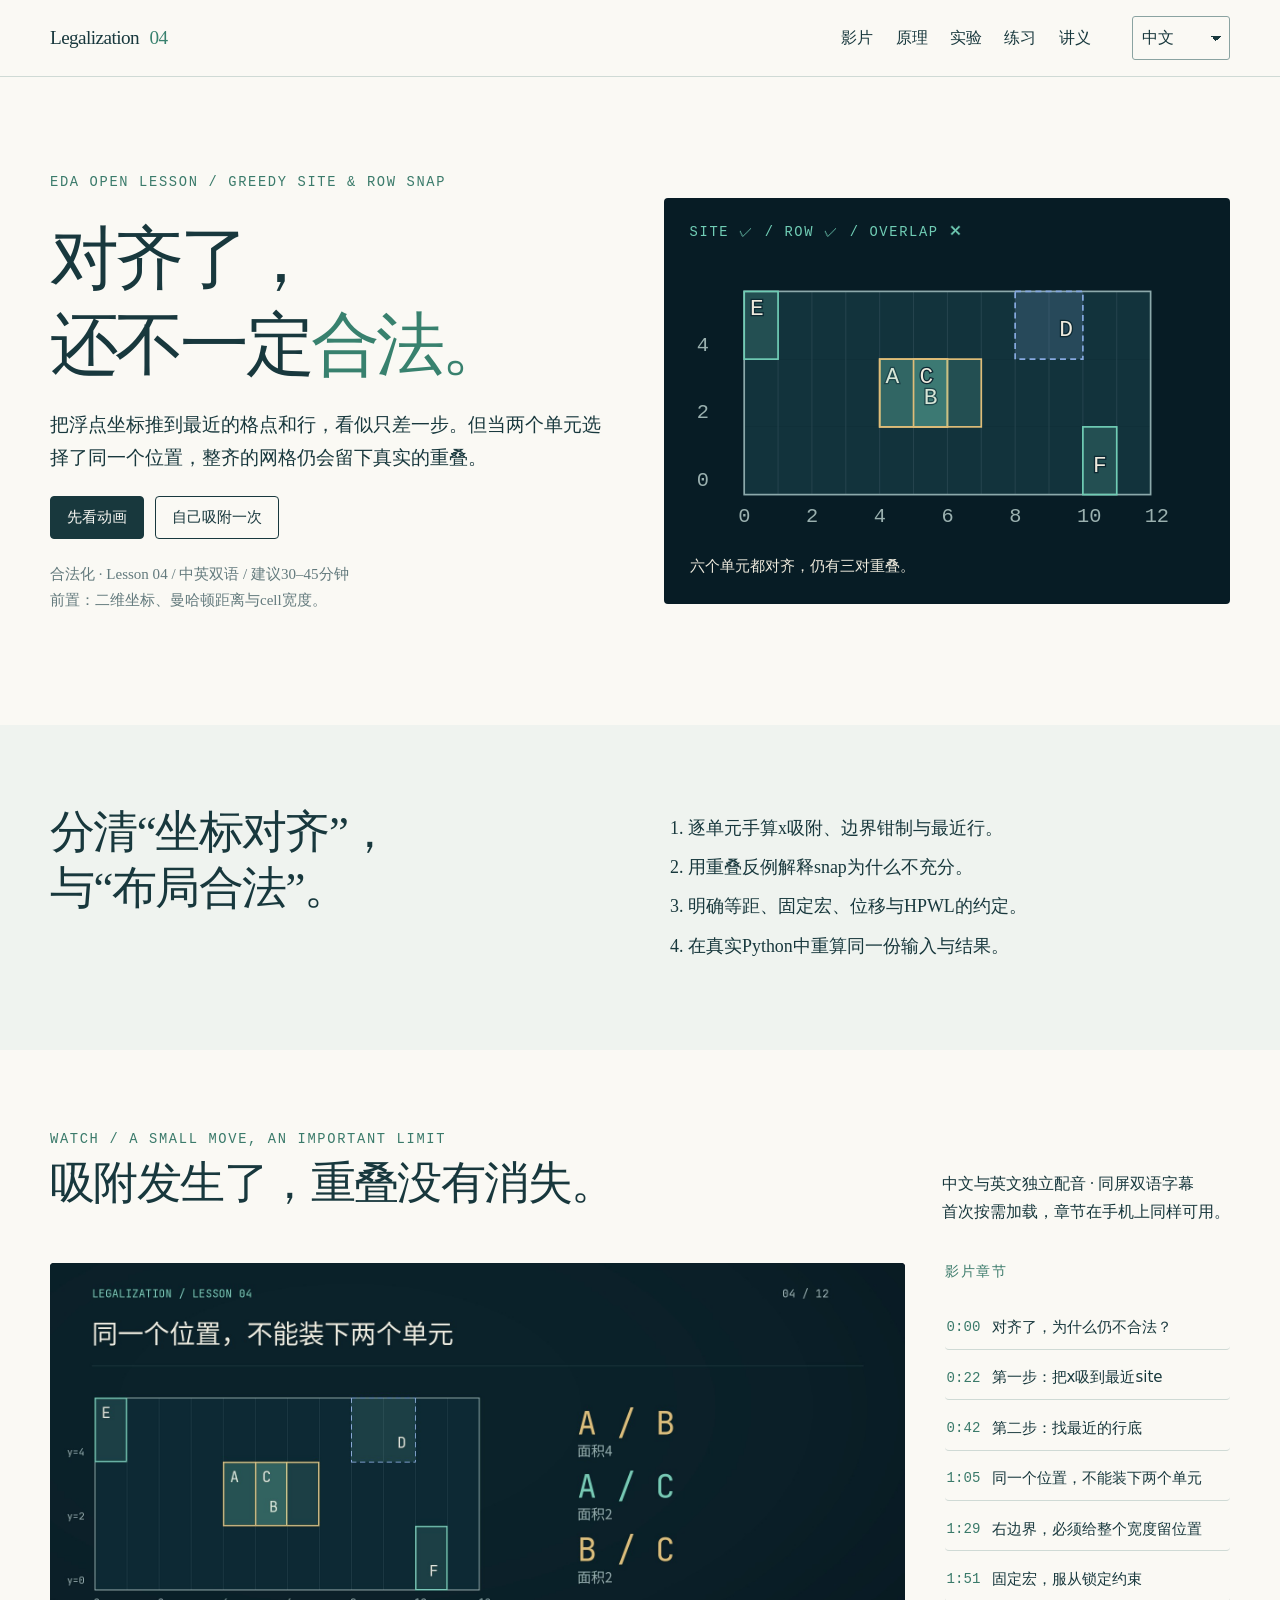
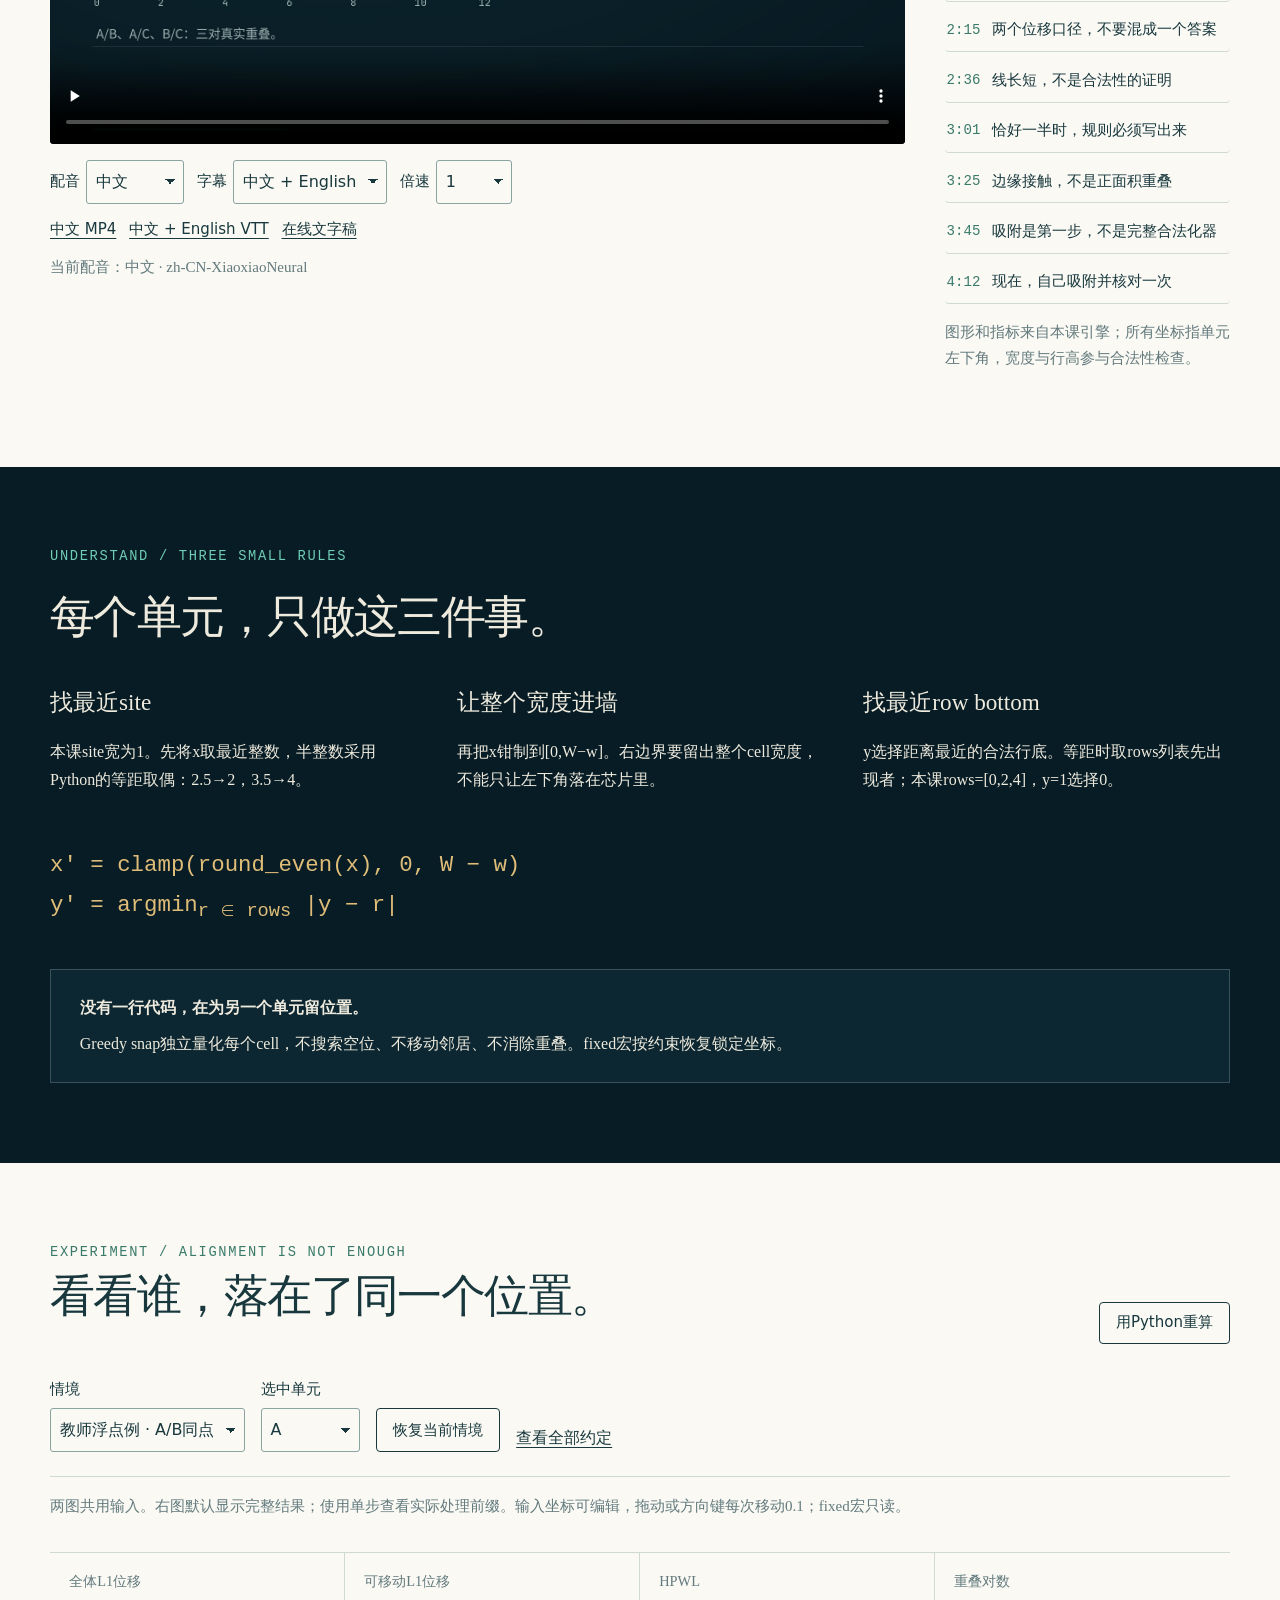
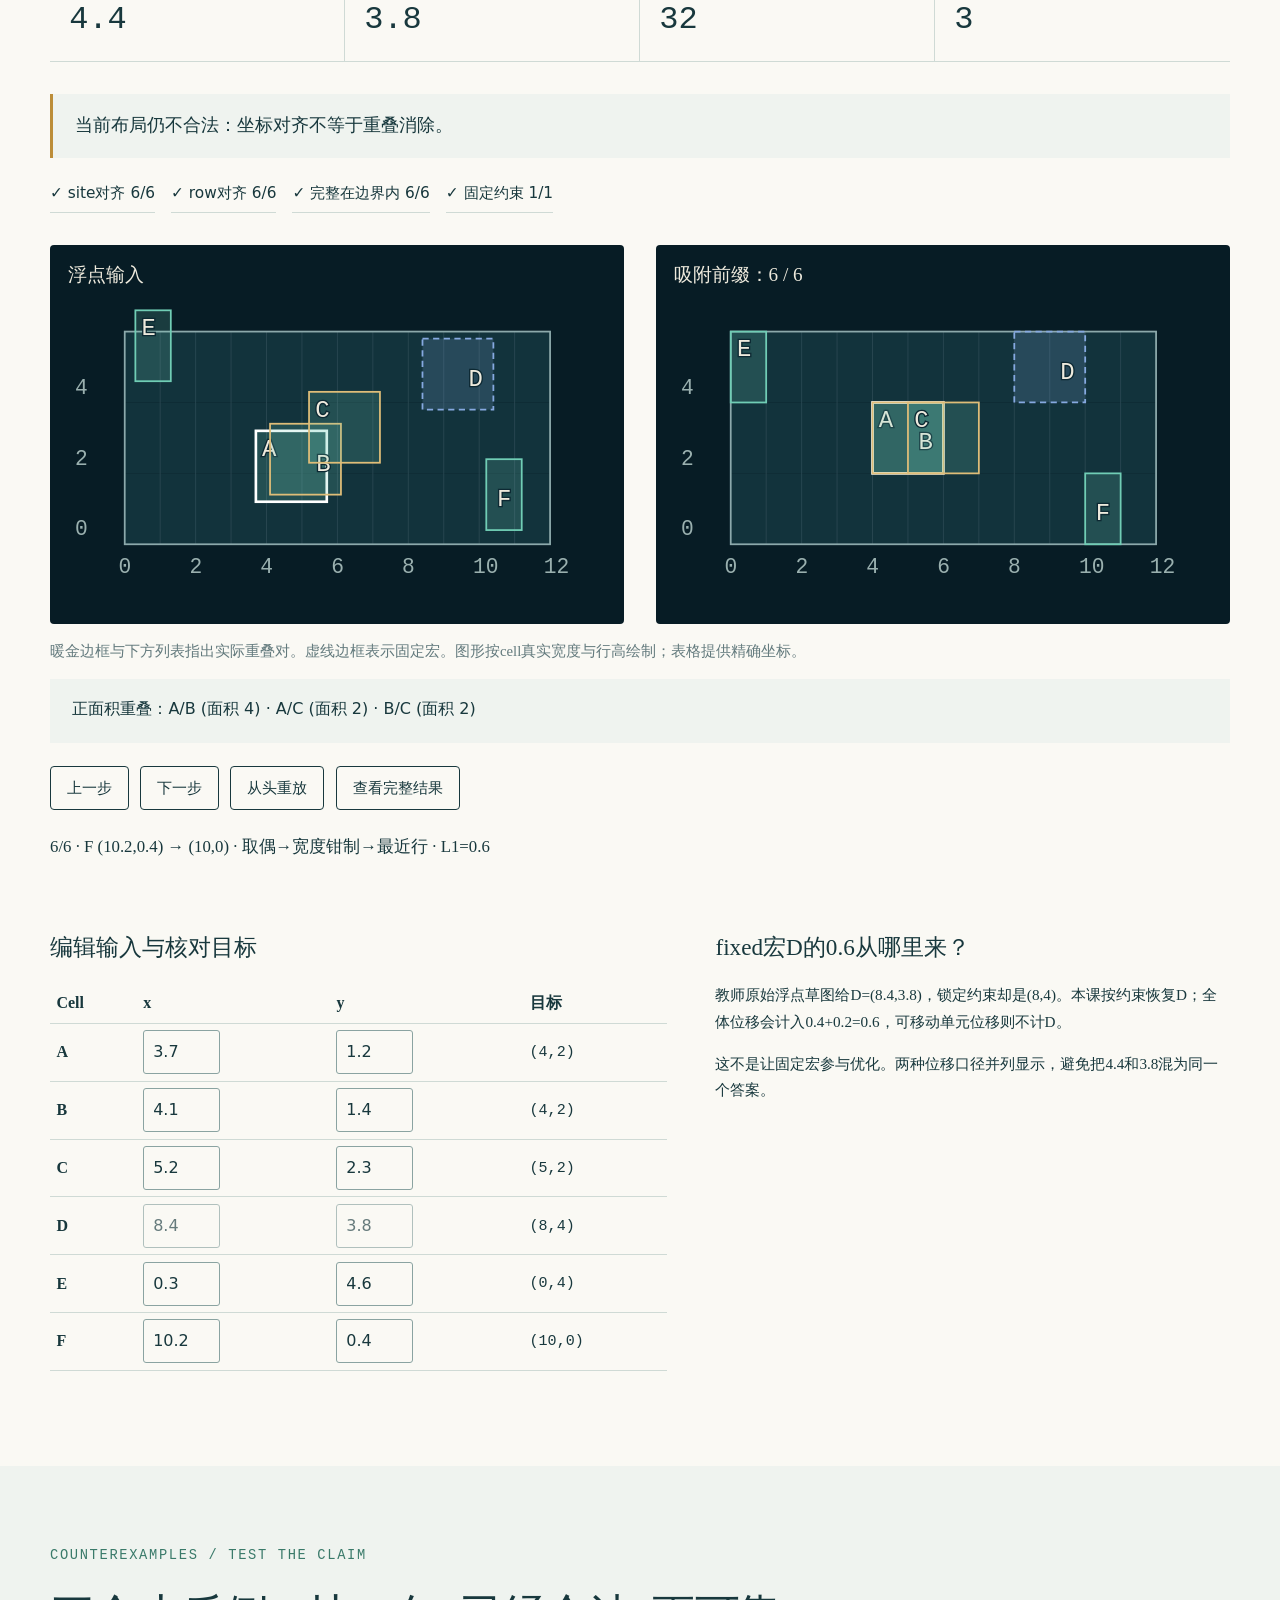
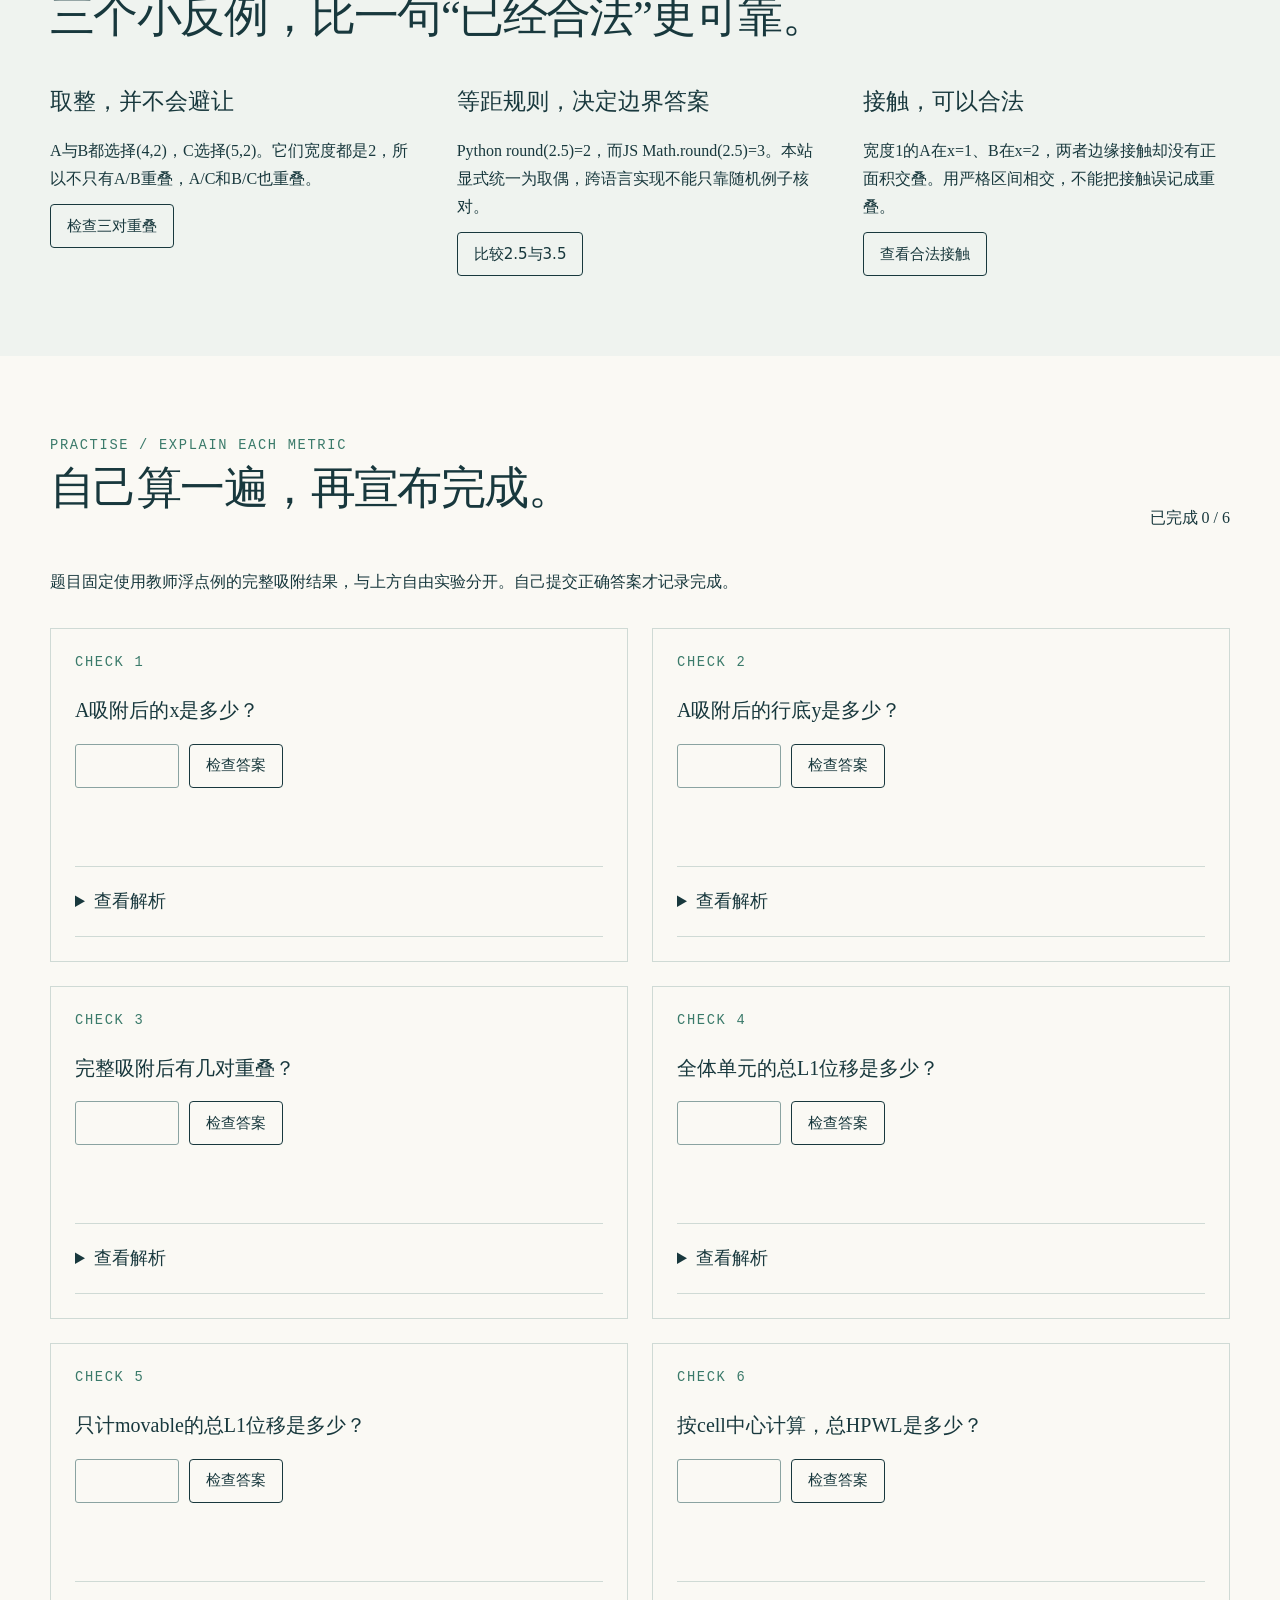
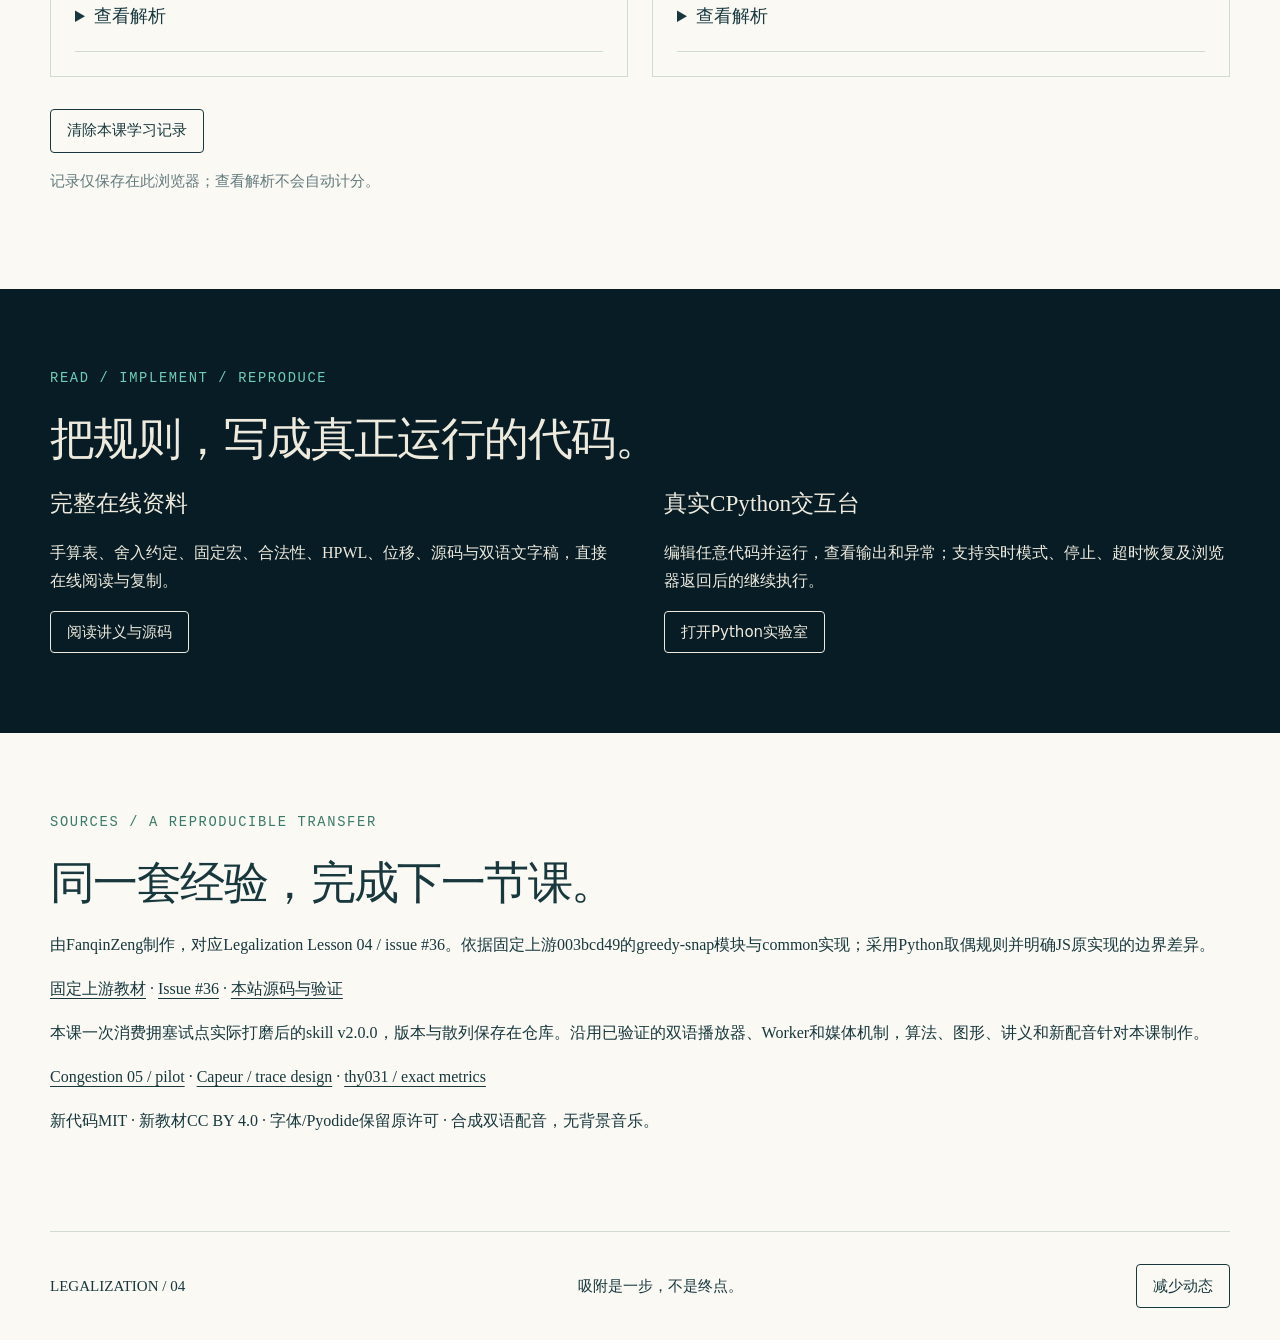
<file: site/index.html>
<!doctype html><html lang="zh-CN"><head><meta charset="utf-8"><meta name="viewport" content="width=device-width,initial-scale=1"><meta name="theme-color" content="#071c25"><title>对齐了，还不一定合法 · Legalization 04</title><meta name="description" content="双语动画与可编辑贪心吸附实验：格点、行、固定宏、重叠、位移与HPWL。"><link rel="stylesheet" href="assets/style.css"><link rel="stylesheet" href="assets/lesson.css"><link rel="icon" href="assets/favicon.svg"></head><body><a class="skip" href="#main" data-zh="跳到正文" data-en="Skip to content">跳到正文</a>
<header><div class="wrap top"><a class="brand" href="#">Legalization <span>04</span></a><nav aria-label="Lesson"><a href="#film" data-zh="影片" data-en="Film">影片</a><a href="#idea" data-zh="原理" data-en="Idea">原理</a><a href="#lab" data-zh="实验" data-en="Lab">实验</a><a href="#practice" data-zh="练习" data-en="Practice">练习</a><a href="reading/" data-local="reading/" data-zh="讲义" data-en="Notes">讲义</a></nav><label class="lang-label"><span class="sr-only">Language / 语言</span><select id="language"><option value="zh">中文</option><option value="en">English</option></select></label></div></header>
<main id="main"><section class="wrap hero"><div><p class="eyebrow">EDA OPEN LESSON / GREEDY SITE & ROW SNAP</p><h1 data-zh="对齐了，<br>还不一定<span>合法。</span>" data-en="Snapped.<br>Still not <span>legal.</span>">对齐了，<br>还不一定<span>合法。</span></h1><p class="lead" data-zh="把浮点坐标推到最近的格点和行，看似只差一步。但当两个单元选择了同一个位置，整齐的网格仍会留下真实的重叠。" data-en="Move fractional coordinates to the nearest site and row. It looks almost finished—until two cells choose the same position. A tidy grid can still contain real overlap."></p><div class="actions"><a class="button primary" href="#film" data-zh="先看动画" data-en="Watch the explanation">先看动画</a><a class="button" href="#lab" data-zh="自己吸附一次" data-en="Try the snap">自己吸附一次</a></div><p class="meta" data-zh="合法化 · Lesson 04 / 中英双语 / 建议30–45分钟<br>前置：二维坐标、曼哈顿距离与cell宽度。" data-en="Legalization · Lesson 04 / Bilingual / 30–45 minutes<br>Prerequisites: coordinates, Manhattan distance and cell widths."></p></div><figure class="hero-art"><p class="eyebrow">SITE ✓ / ROW ✓ / OVERLAP ✕</p><div id="hero-board"></div><figcaption data-zh="六个单元都对齐，仍有三对重叠。" data-en="All six cells align. Three overlapping pairs remain."></figcaption></figure></section>
<section class="pale section"><div class="wrap outcomes"><h2 data-zh="分清“坐标对齐”，<br>与“布局合法”。" data-en="Separate alignment<br>from legal placement."></h2><ol><li data-zh="逐单元手算x吸附、边界钳制与最近行。" data-en="Calculate site snapping, width-aware clamping and nearest rows."></li><li data-zh="用重叠反例解释snap为什么不充分。" data-en="Use a collision to show why snapping is insufficient."></li><li data-zh="明确等距、固定宏、位移与HPWL的约定。" data-en="State the tie, fixed-macro, displacement and HPWL conventions."></li><li data-zh="在真实Python中重算同一份输入与结果。" data-en="Recompute the same inputs and results in real Python."></li></ol></div></section>
<section id="film" class="wrap section"><div class="section-head"><div><p class="eyebrow">WATCH / A SMALL MOVE, AN IMPORTANT LIMIT</p><h2 data-zh="吸附发生了，重叠没有消失。" data-en="Coordinates snap. Collisions remain."></h2></div><p data-zh="中文与英文独立配音 · 同屏双语字幕<br>首次按需加载，章节在手机上同样可用。" data-en="Separate Chinese and English narration · Bilingual captions<br>Loads on demand, with chapter access on mobile too."></p></div><div class="film-layout"><div><video id="lesson-video" controls preload="none" poster="media/poster.jpg"><source src="media/lesson.zh.mp4" type="video/mp4"><track id="lesson-captions" kind="captions" srclang="mul" label="中文 + English" src="media/lesson.zh.bilingual.vtt" default></video><div class="video-tools"><label><span data-zh="配音" data-en="Voice">配音</span><select id="voice-language"><option value="zh">中文</option><option value="en">English</option></select></label><label><span data-zh="字幕" data-en="Captions">字幕</span><select id="caption-mode"><option value="bilingual">中文 + English</option><option value="zh">中文</option><option value="en">English</option><option value="off" data-zh="关闭" data-en="Off">关闭</option></select></label><label><span data-zh="倍速" data-en="Speed">倍速</span><select id="video-speed"><option>1</option><option>1.25</option><option>1.5</option><option>2</option></select></label></div><div class="video-tools"><a id="download-video" href="media/lesson.zh.mp4" download>MP4</a><a id="download-captions" href="media/lesson.zh.bilingual.vtt" download>VTT</a><a id="video-transcript" href="reading/#transcript-zh" data-zh="在线文字稿" data-en="Read transcript">在线文字稿</a></div><p id="video-language-status" class="muted" role="status"></p><p id="video-status" class="muted" role="status"></p></div><aside><p class="eyebrow" data-zh="影片章节" data-en="CHAPTERS">影片章节</p><div id="chapters"></div><p class="note" data-zh="图形和指标来自本课引擎；所有坐标指单元左下角，宽度与行高参与合法性检查。" data-en="Diagrams and metrics come from the lesson engine. Coordinates denote lower-left corners; widths and row height enter the legality checks."></p></aside></div></section>
<section id="idea" class="section dark"><div class="wrap"><p class="eyebrow">UNDERSTAND / THREE SMALL RULES</p><h2 data-zh="每个单元，只做这三件事。" data-en="Three rules, independently for each cell."></h2><div class="three"><article><h3 data-zh="找最近site" data-en="Find the nearest site"></h3><p data-zh="本课site宽为1。先将x取最近整数，半整数采用Python的等距取偶：2.5→2，3.5→4。" data-en="Site width is one. Round x to the nearest integer, using Python’s ties-to-even convention: 2.5→2 and 3.5→4."></p></article><article><h3 data-zh="让整个宽度进墙" data-en="Fit the full width inside"></h3><p data-zh="再把x钳制到[0,W−w]。右边界要留出整个cell宽度，不能只让左下角落在芯片里。" data-en="Clamp x to [0,W−w]. The right boundary must leave room for the entire cell, not merely its lower-left corner."></p></article><article><h3 data-zh="找最近row bottom" data-en="Find the nearest row bottom"></h3><p data-zh="y选择距离最近的合法行底。等距时取rows列表先出现者；本课rows=[0,2,4]，y=1选择0。" data-en="Choose the nearest allowed row bottom. Ties use the first entry in rows; for [0,2,4], y=1 selects zero."></p></article></div><p class="formula">x′ = clamp(round_even(x), 0, W − w)<br>y′ = argmin<sub>r ∈ rows</sub> |y − r|</p><div class="takeaway"><strong data-zh="没有一行代码，在为另一个单元留位置。" data-en="No rule reserves space for another cell."></strong><p data-zh="Greedy snap独立量化每个cell，不搜索空位、不移动邻居、不消除重叠。fixed宏按约束恢复锁定坐标。" data-en="Greedy snap quantizes each cell independently. It does not search for free space, move neighbors or remove overlap. Fixed macros use their locked constraint coordinates."></p></div></div></section>
<section id="lab" class="wrap section"><div class="section-head"><div><p class="eyebrow">EXPERIMENT / ALIGNMENT IS NOT ENOUGH</p><h2 data-zh="看看谁，落在了同一个位置。" data-en="See who lands in the same place."></h2></div><a class="button" href="python/" data-local="python/" data-zh="用Python重算" data-en="Recompute in Python">用Python重算</a></div><div class="toolbar"><label><span data-zh="情境" data-en="Scenario">情境</span><select id="preset"><option value="teacher" data-zh="教师浮点例 · A/B同点" data-en="Teacher float · A/B collide">教师浮点例</option><option value="collision" data-zh="已经对齐，仍然重叠" data-en="Aligned but overlapping">已经对齐</option><option value="ties" data-zh="半整数与行等距" data-en="Half-integer and row ties">半整数</option><option value="clamp" data-zh="宽度感知的边界钳制" data-en="Width-aware boundary clamp">边界钳制</option><option value="touching" data-zh="边缘接触不等于重叠" data-en="Touching is not overlap">边缘接触</option></select></label><label><span data-zh="选中单元" data-en="Selected cell">选中单元</span><select id="selected-cell"></select></label><button id="reset" data-zh="恢复当前情境" data-en="Reset scenario">恢复当前情境</button><a href="reading/#notes" data-zh="查看全部约定" data-en="Read the conventions">查看全部约定</a></div><p class="note" data-zh="两图共用输入。右图默认显示完整结果；使用单步查看实际处理前缀。输入坐标可编辑，拖动或方向键每次移动0.1；fixed宏只读。" data-en="Both boards share the input. The right board starts with the complete result; stepping shows actual processing prefixes. Edit coordinates, drag cells or move by 0.1 with arrow keys. Fixed macros are read-only."></p><div class="metrics" id="metrics"></div><p id="legality" class="legal-status" role="status"></p><div id="checks" class="check-line"></div><div class="grid-pair"><figure><h3 data-zh="浮点输入" data-en="Input placement">浮点输入</h3><div id="before-board"></div></figure><figure><h3 id="stage-title"></h3><div id="after-board"></div></figure></div><p class="legend" data-zh="暖金边框与下方列表指出实际重叠对。虚线边框表示固定宏。图形按cell真实宽度与行高绘制；表格提供精确坐标。" data-en="Gold outlines and the list identify actual overlapping pairs. Dashed outlines mark fixed macros. Rectangles use real cell widths and row height; the table gives exact coordinates."></p><div id="overlaps" class="inspect" aria-live="polite"></div><div class="actions"><button id="prev" data-zh="上一步" data-en="Previous">上一步</button><button id="next" data-zh="下一步" data-en="Next">下一步</button><button id="replay" aria-pressed="false" data-zh="从头重放" data-en="Replay trace">从头重放</button><button id="finish" data-zh="查看完整结果" data-en="Show full result">查看完整结果</button></div><p id="trace-copy" class="summary" role="status"></p><div class="lab-bottom"><section><h3 data-zh="编辑输入与核对目标" data-en="Edit input, audit target"></h3><div id="coordinates"></div><p id="input-status" role="status"></p></section><section><h3 data-zh="fixed宏D的0.6从哪里来？" data-en="Why does fixed D contribute 0.6?"></h3><p data-zh="教师原始浮点草图给D=(8.4,3.8)，锁定约束却是(8,4)。本课按约束恢复D；全体位移会计入0.4+0.2=0.6，可移动单元位移则不计D。" data-en="The teacher’s float draft puts D at (8.4,3.8), while its locked constraint is (8,4). We restore the constraint. All-cell displacement includes 0.4+0.2=0.6; movable-only displacement excludes D."></p><p data-zh="这不是让固定宏参与优化。两种位移口径并列显示，避免把4.4和3.8混为同一个答案。" data-en="This does not optimize the fixed macro’s position. Both displacement definitions are shown so that 4.4 and 3.8 are not treated as interchangeable answers."></p></section></div></section>
<section class="section pale"><div class="wrap"><p class="eyebrow">COUNTEREXAMPLES / TEST THE CLAIM</p><h2 data-zh="三个小反例，比一句“已经合法”更可靠。" data-en="Three counterexamples beat a premature claim of legality."></h2><div class="three"><article><h3 data-zh="取整，并不会避让" data-en="Rounding does not avoid others"></h3><p data-zh="A与B都选择(4,2)，C选择(5,2)。它们宽度都是2，所以不只有A/B重叠，A/C和B/C也重叠。" data-en="A and B choose (4,2), while C chooses (5,2). All have width two: A/B overlap, and A/C and B/C overlap too."></p><button data-load="teacher" data-zh="检查三对重叠" data-en="Inspect all three pairs">检查三对重叠</button></article><article><h3 data-zh="等距规则，决定边界答案" data-en="Ties determine boundary answers"></h3><p data-zh="Python round(2.5)=2，而JS Math.round(2.5)=3。本站显式统一为取偶，跨语言实现不能只靠随机例子核对。" data-en="Python round(2.5) is two, while JS Math.round(2.5) is three. This site explicitly uses ties-to-even; random examples alone miss this boundary."></p><button data-load="ties" data-zh="比较2.5与3.5" data-en="Try 2.5 and 3.5">比较2.5与3.5</button></article><article><h3 data-zh="接触，可以合法" data-en="Touching can be legal"></h3><p data-zh="宽度1的A在x=1、B在x=2，两者边缘接触却没有正面积交叠。用严格区间相交，不能把接触误记成重叠。" data-en="Width-one cells at x=1 and x=2 touch at an edge but share no positive area. Strict interval intersection avoids calling contact an overlap."></p><button data-load="touching" data-zh="查看合法接触" data-en="Inspect legal contact">查看合法接触</button></article></div></div></section>
<section id="practice" class="wrap section"><div class="section-head"><div><p class="eyebrow">PRACTISE / EXPLAIN EACH METRIC</p><h2 data-zh="自己算一遍，再宣布完成。" data-en="Calculate before calling it finished."></h2></div><p id="progress" role="status"></p></div><p data-zh="题目固定使用教师浮点例的完整吸附结果，与上方自由实验分开。自己提交正确答案才记录完成。" data-en="Questions use the complete snap of the fixed teacher float fixture, independently of the free lab. Only a correct submitted answer records completion."></p><div id="questions" class="questions"></div><button id="clear-progress" data-zh="清除本课学习记录" data-en="Clear lesson progress">清除本课学习记录</button><p id="storage-status" class="muted"></p></section>
<section class="section dark"><div class="wrap"><p class="eyebrow">READ / IMPLEMENT / REPRODUCE</p><h2 data-zh="把规则，写成真正运行的代码。" data-en="Turn the rules into executable code."></h2><div class="two"><article><h3 data-zh="完整在线资料" data-en="Complete online materials"></h3><p data-zh="手算表、舍入约定、固定宏、合法性、HPWL、位移、源码与双语文字稿，直接在线阅读与复制。" data-en="Read and copy worked tables, tie rules, fixed constraints, legality, HPWL, displacement, source and both transcripts online."></p><a class="button" href="reading/" data-local="reading/" data-zh="阅读讲义与源码" data-en="Read notes and code">阅读讲义与源码</a></article><article><h3 data-zh="真实CPython交互台" data-en="A real CPython workspace"></h3><p data-zh="编辑任意代码并运行，查看输出和异常；支持实时模式、停止、超时恢复及浏览器返回后的继续执行。" data-en="Edit and run code, inspect output and exceptions, use live mode, stop or recover after timeout, and resume after browser-history navigation."></p><a class="button" href="python/" data-local="python/" data-zh="打开Python实验室" data-en="Open Python">打开Python实验室</a></article></div></div></section>
<section class="wrap section credits"><p class="eyebrow">SOURCES / A REPRODUCIBLE TRANSFER</p><h2 data-zh="同一套经验，完成下一节课。" data-en="Carry the validated method into the next lesson."></h2><p data-zh="由FanqinZeng制作，对应Legalization Lesson 04 / issue #36。依据固定上游003bcd49的greedy-snap模块与common实现；采用Python取偶规则并明确JS原实现的边界差异。" data-en="Created by FanqinZeng for Legalization Lesson 04 / issue #36, based on the greedy-snap module and common implementation at commit 003bcd49. It uses Python’s ties-to-even rule and explicitly documents the original JS boundary difference."></p><p><a href="https://github.com/yongfu-li/eda-learning/tree/003bcd49e3794e6cfd2680181cdbd347d673ad07/courses/learn_legalization/module02-01-greedy-snap" data-zh="固定上游教材" data-en="Pinned source lesson">固定上游教材</a> · <a href="https://github.com/yongfu-li/eda-learning/issues/36">Issue #36</a> · <a href="https://github.com/FanqinZeng/eda-legalization-lesson04" data-zh="本站源码与验证" data-en="Source and verification">本站源码与验证</a></p><p data-zh="本课一次消费拥塞试点实际打磨后的skill v2.0.0，版本与散列保存在仓库。沿用已验证的双语播放器、Worker和媒体机制，算法、图形、讲义和新配音针对本课制作。" data-en="This lesson consumes frozen skill v2.0.0 once, after the congestion pilot’s real iteration. Version and hashes are preserved. It reuses validated bilingual player, Worker and media mechanisms, with new lesson-specific algorithms, diagrams, notes and narration."></p><p><a href="https://fanqinzeng.github.io/eda-congestion-lesson05/">Congestion 05 / pilot</a> · <a href="https://capeur.github.io/eda-placement-module-lab7/">Capeur / trace design</a> · <a href="https://thy031.github.io/congestion_supplynload/">thy031 / exact metrics</a></p><p data-zh="新代码MIT · 新教材CC BY 4.0 · 字体/Pyodide保留原许可 · 合成双语配音，无背景音乐。" data-en="New code: MIT · New teaching content: CC BY 4.0 · Fonts/Pyodide retain their licenses · Synthetic bilingual narration, no background music."></p></section></main><footer class="wrap">LEGALIZATION / 04 <span data-zh="吸附是一步，不是终点。" data-en="Snapping is a step, not the finish."></span><button id="motion" aria-pressed="false" data-zh="减少动态" data-en="Reduce motion">减少动态</button></footer><script type="module" src="assets/app.mjs"></script></body></html>
</file>
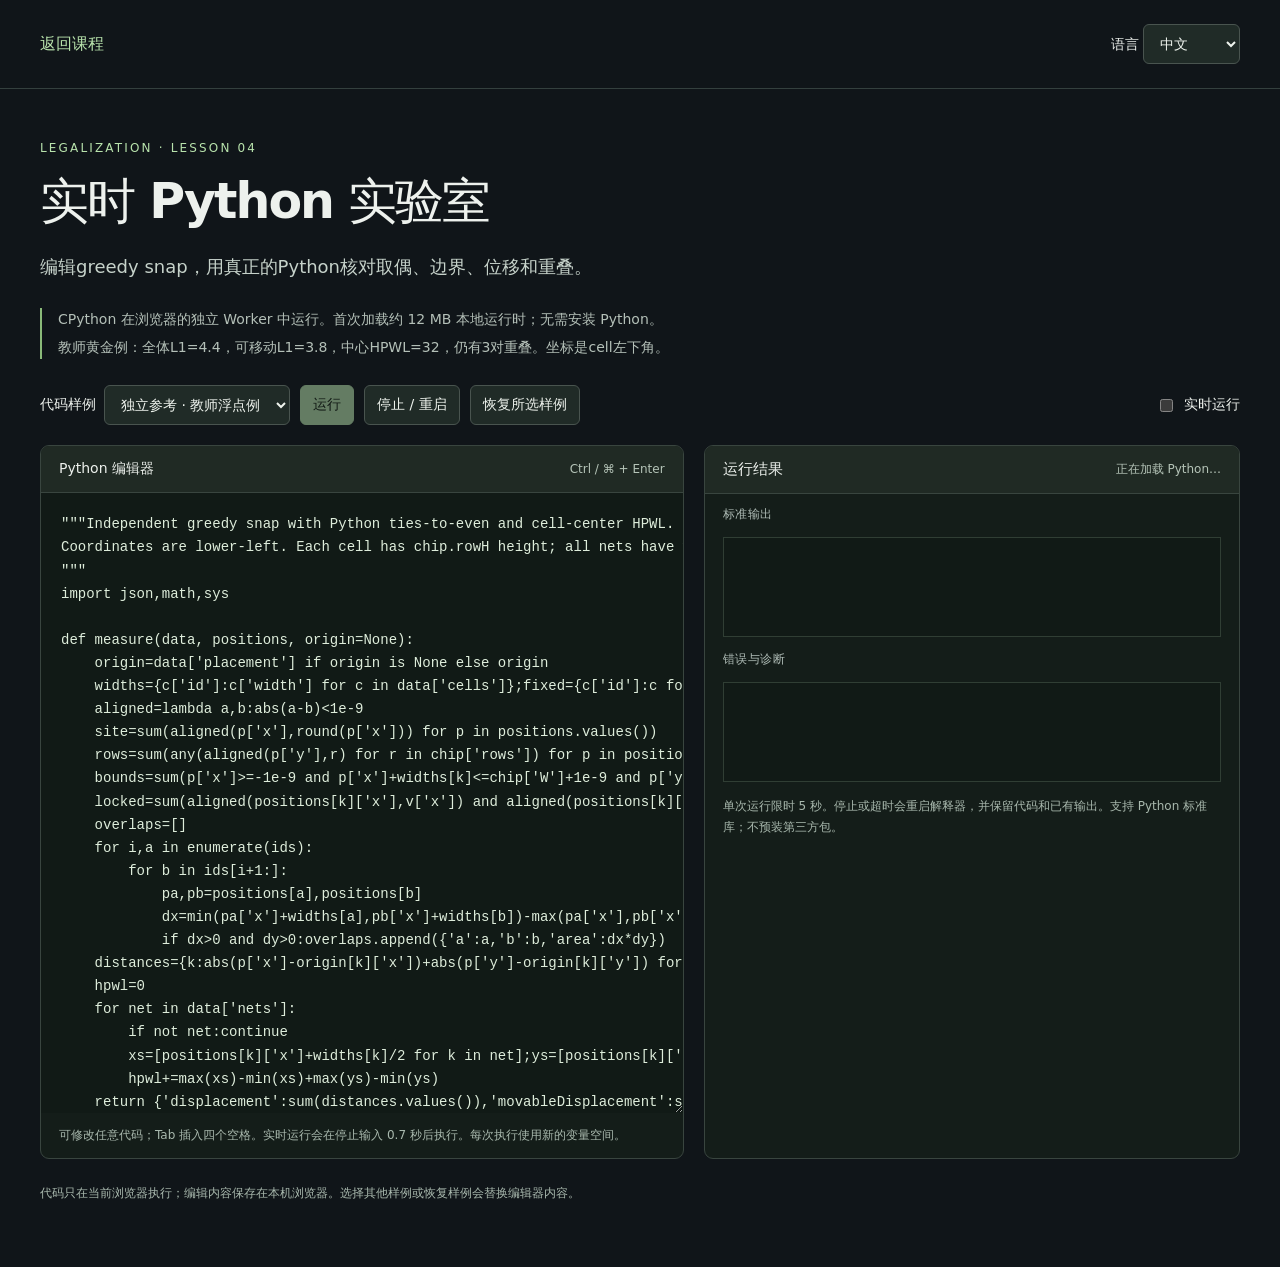
<file: site/python/index.html>
<!doctype html>
<html lang="zh">
<head>
<meta charset="utf-8"><meta name="viewport" content="width=device-width, initial-scale=1">
<title>Python Lab · Legalization Lesson 04</title>
<link rel="stylesheet" href="./workspace.css">
</head>
<body>
<header><a id="back" href="../"><span data-i18n="back">返回课程</span></a><label><span data-i18n="language">语言</span> <select id="language" aria-label="Language / 语言"><option value="zh">中文</option><option value="en">English</option></select></label></header>
<main>
<p class="eyebrow">LEGALIZATION · LESSON 04</p>
<h1 data-i18n="title">实时 Python 实验室</h1>
<p class="intro" data-i18n="intro">编辑greedy snap，用真正的Python核对取偶、边界、位移和重叠。</p>
<div class="notes"><p data-i18n="runtime">CPython 在浏览器的独立 Worker 中运行。首次加载约 12 MB 本地运行时；无需安装 Python。</p><p data-i18n="expected">教师黄金例：全体L1=4.4，可移动L1=3.8，中心HPWL=32，仍有3对重叠。坐标是cell左下角。</p></div>
<div class="toolbar">
<label class="example-label"><span data-i18n="example">代码样例</span><select id="example"><option value="reference" data-i18n="reference">独立参考 · 教师浮点例</option><option value="asymmetric" data-i18n="asymmetric">半整数与行等距</option><option value="exercise" data-i18n="exercise">练习模板</option></select></label>
<button id="run" type="button" disabled data-i18n="run">运行</button>
<button id="stop" type="button" data-i18n="stop">停止 / 重启</button>
<button id="reset" type="button" data-i18n="reset">恢复所选样例</button>
<label class="live"><input id="live" type="checkbox"><span data-i18n="live">实时运行</span></label>
</div>
<div class="workspace">
<section><div class="panel-heading"><label for="code" data-i18n="editor">Python 编辑器</label><span>Ctrl / ⌘ + Enter</span></div><textarea id="code" spellcheck="false" autocapitalize="off" autocomplete="off" autocorrect="off" aria-describedby="editor-help"></textarea><p id="editor-help" data-i18n="help">可修改任意代码；Tab 插入四个空格。实时运行会在停止输入 0.7 秒后执行。每次执行使用新的变量空间。</p></section>
<section class="results"><div class="panel-heading"><h2 data-i18n="output">运行结果</h2><span id="status" role="status" aria-live="polite"></span></div><h3 data-i18n="stdout">标准输出</h3><pre id="output" aria-label="Python stdout" tabindex="0"></pre><h3 data-i18n="errors">错误与诊断</h3><pre id="errors" aria-label="Python errors" tabindex="0"></pre><p id="execution-note" data-i18n="limits">单次运行限时 5 秒。停止或超时会重启解释器，并保留代码和已有输出。支持 Python 标准库；不预装第三方包。</p></section>
</div>
<p class="footnote" data-i18n="privacy">代码只在当前浏览器执行；编辑内容保存在本机浏览器。选择其他样例或恢复样例会替换编辑器内容。</p>
</main><script type="module" src="./workspace.mjs"></script>
</body></html>
</file>
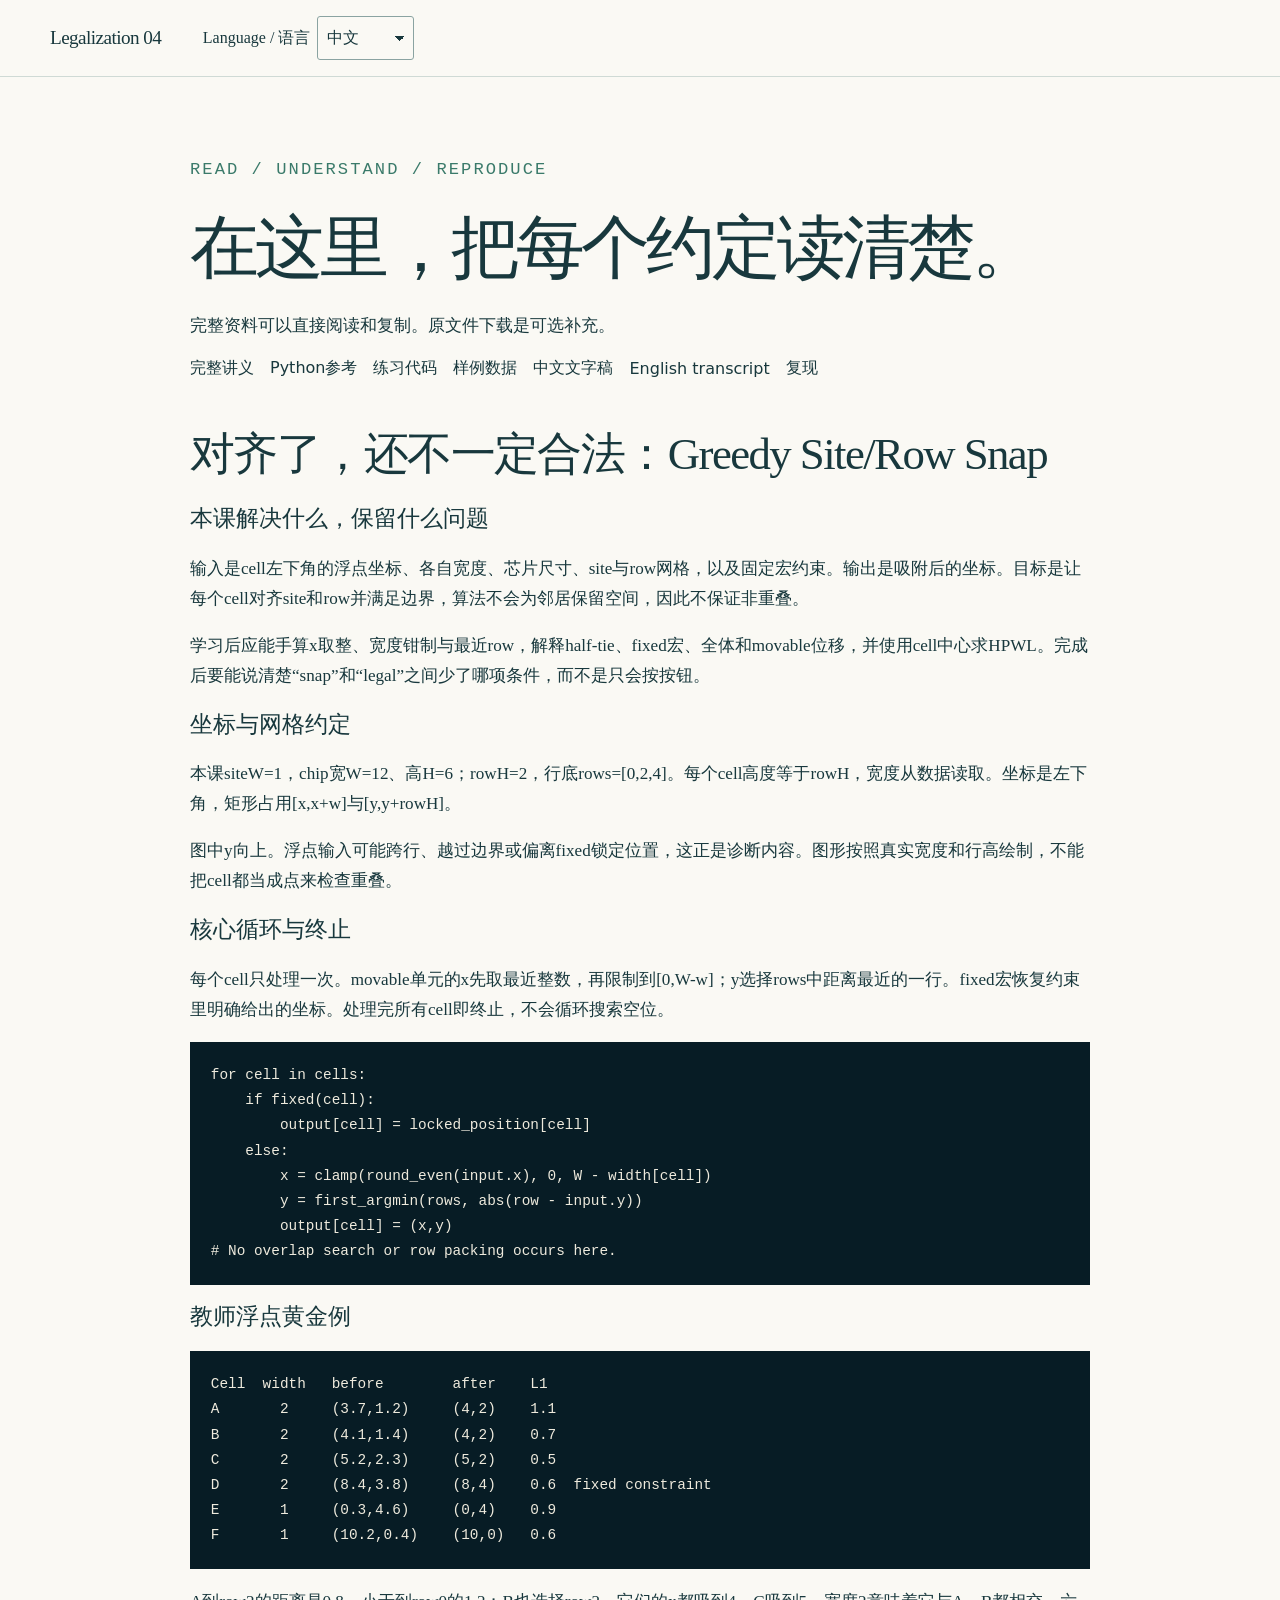
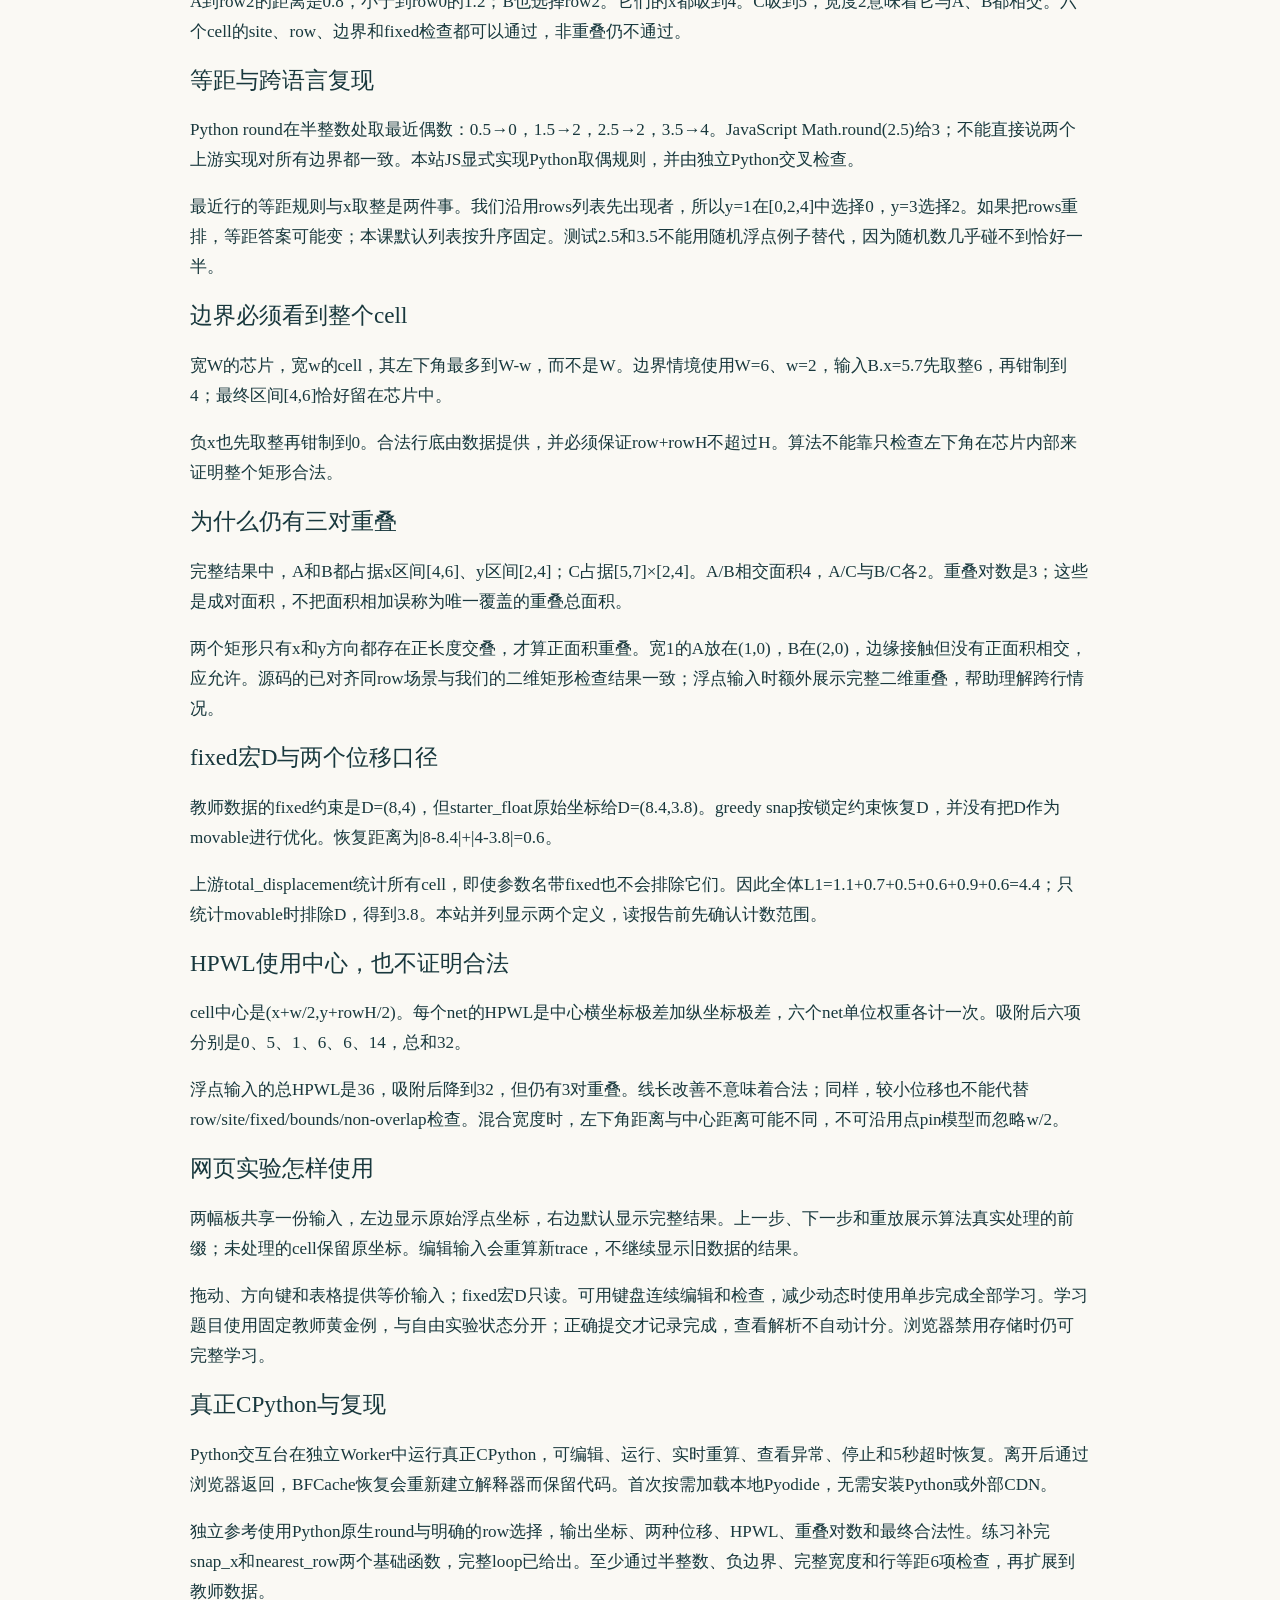
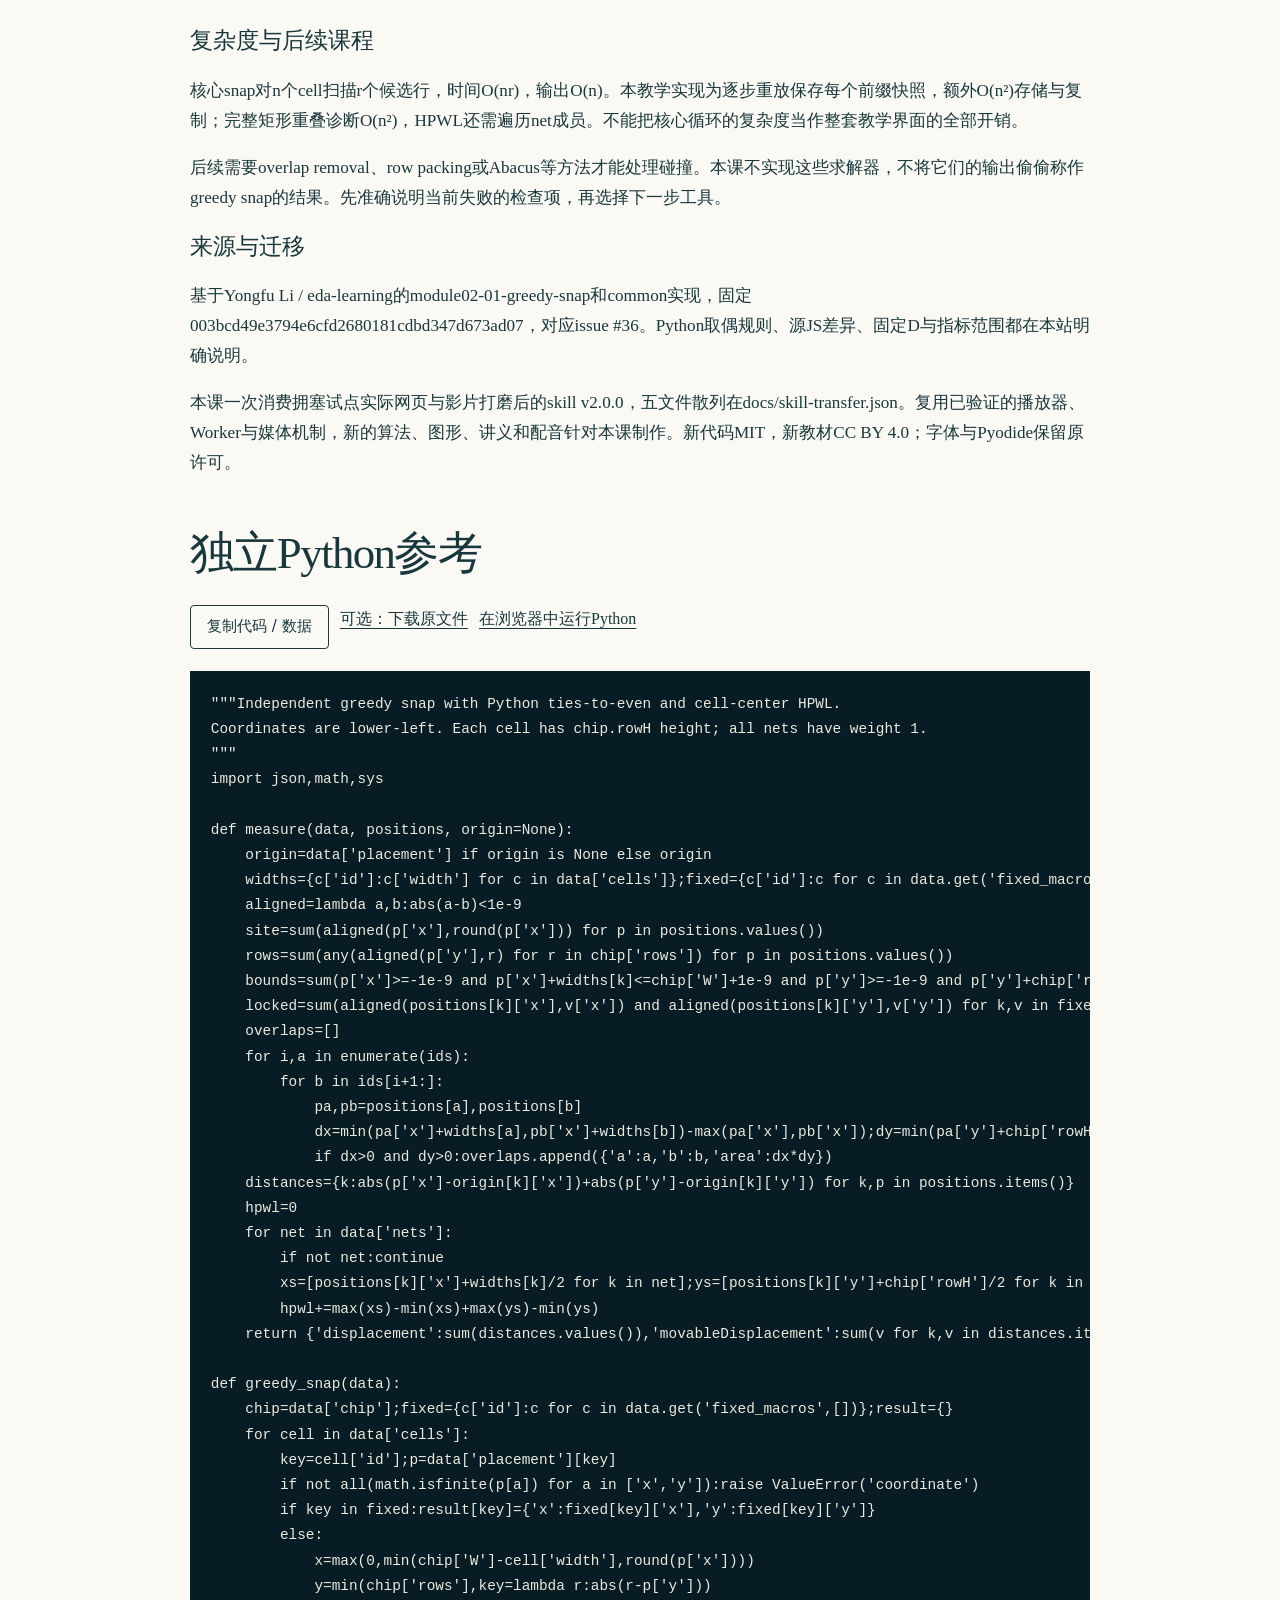
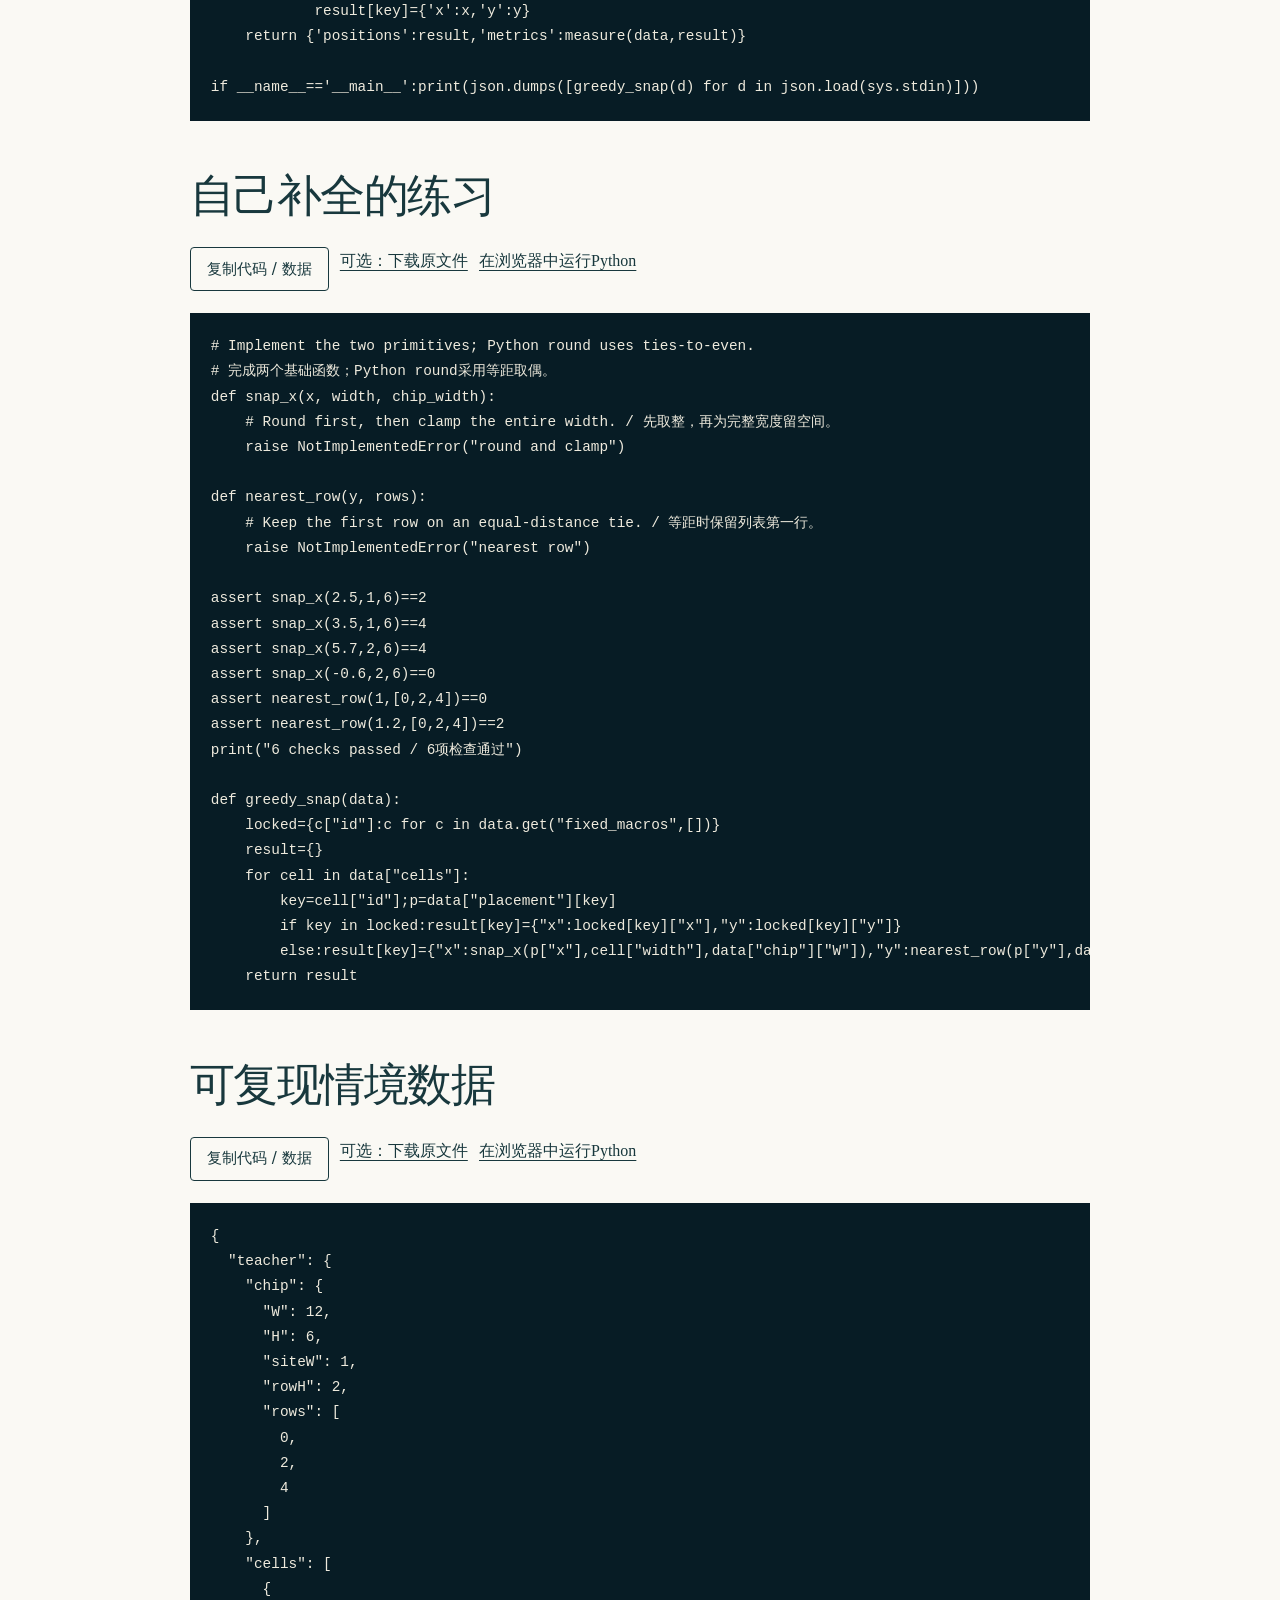
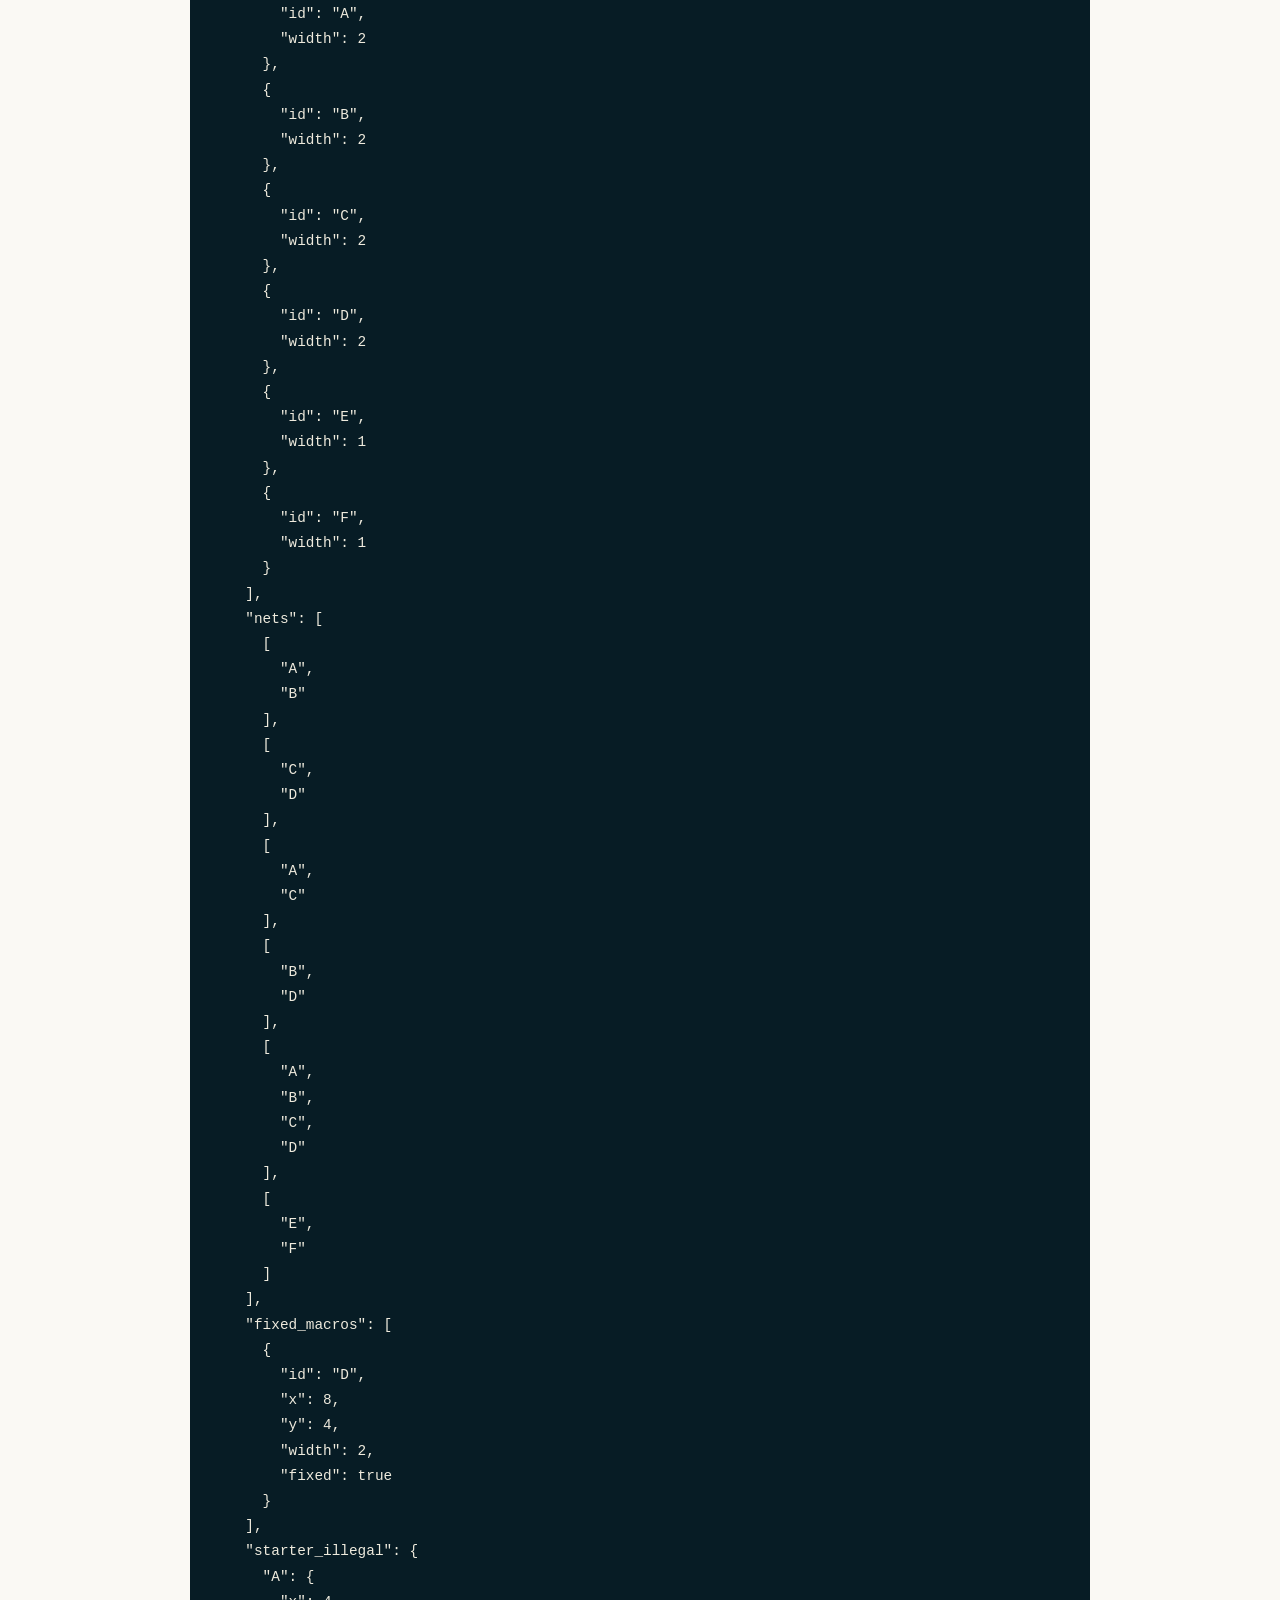
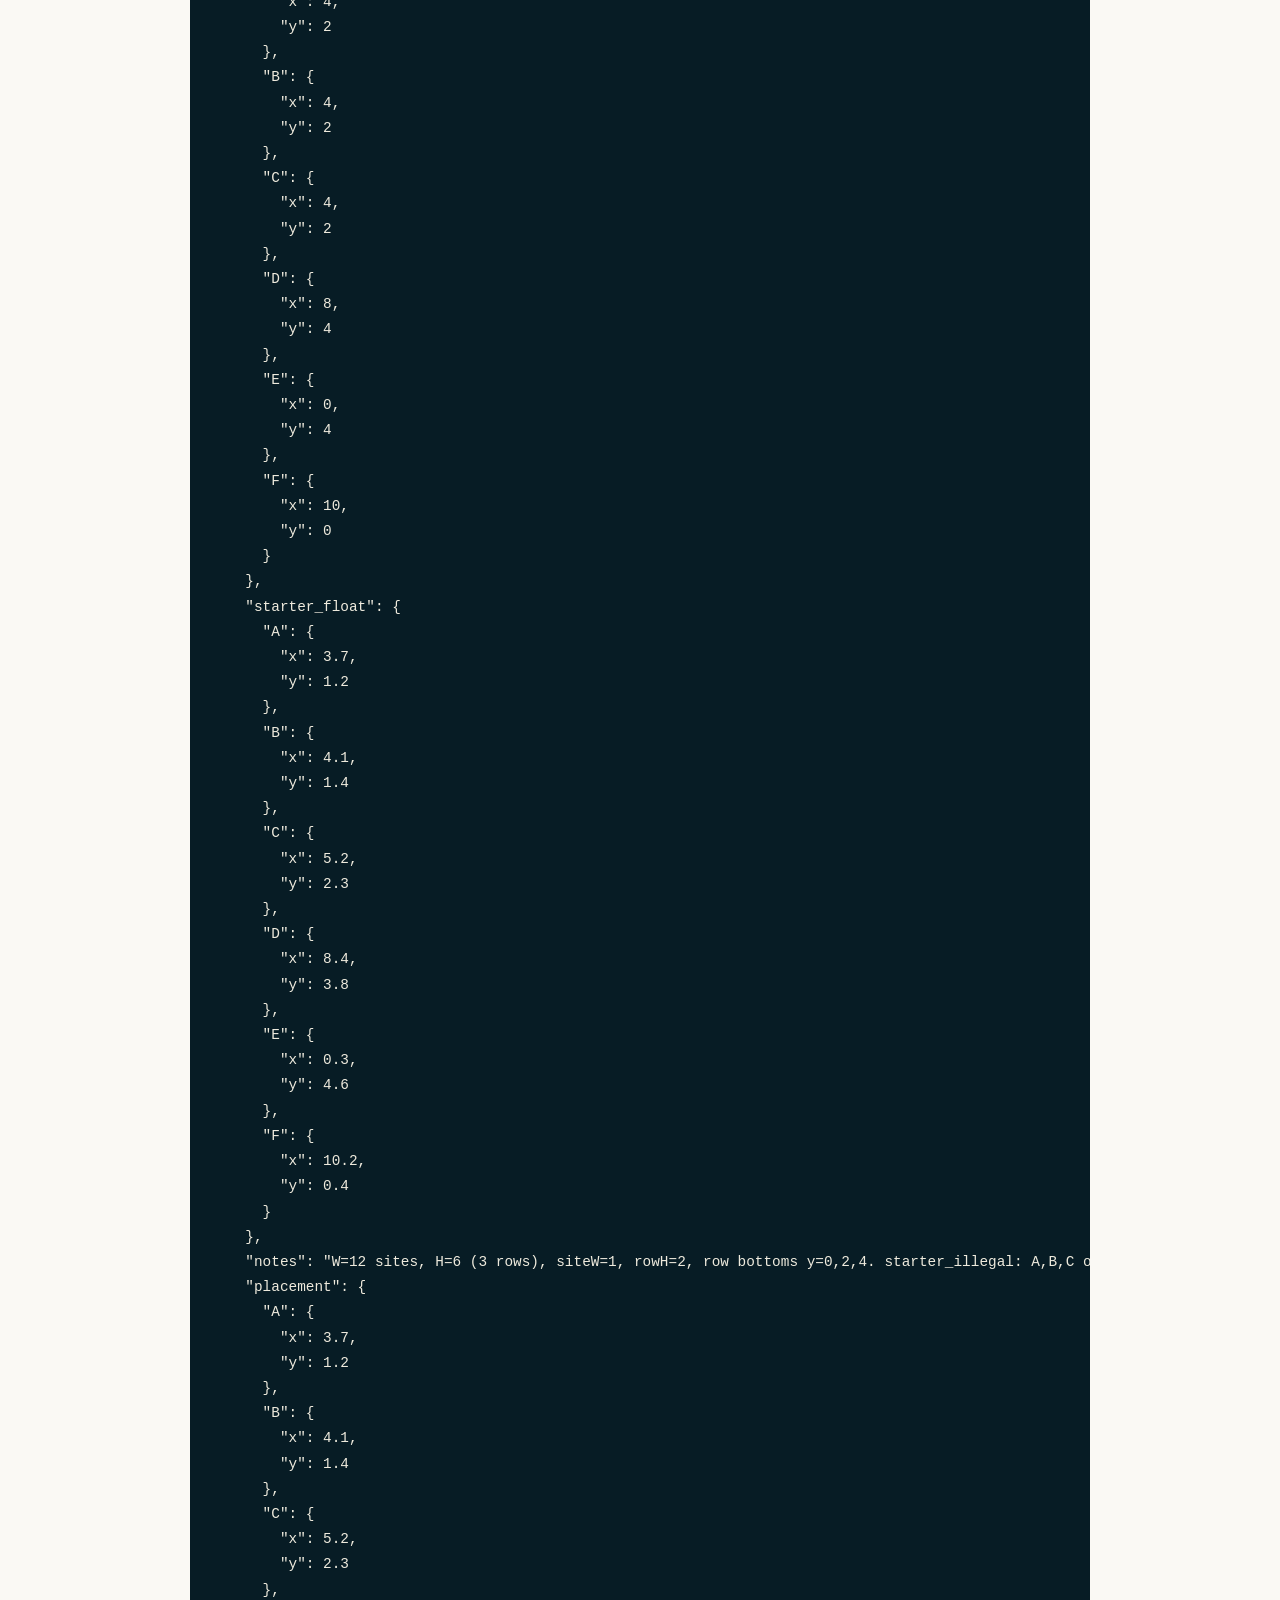
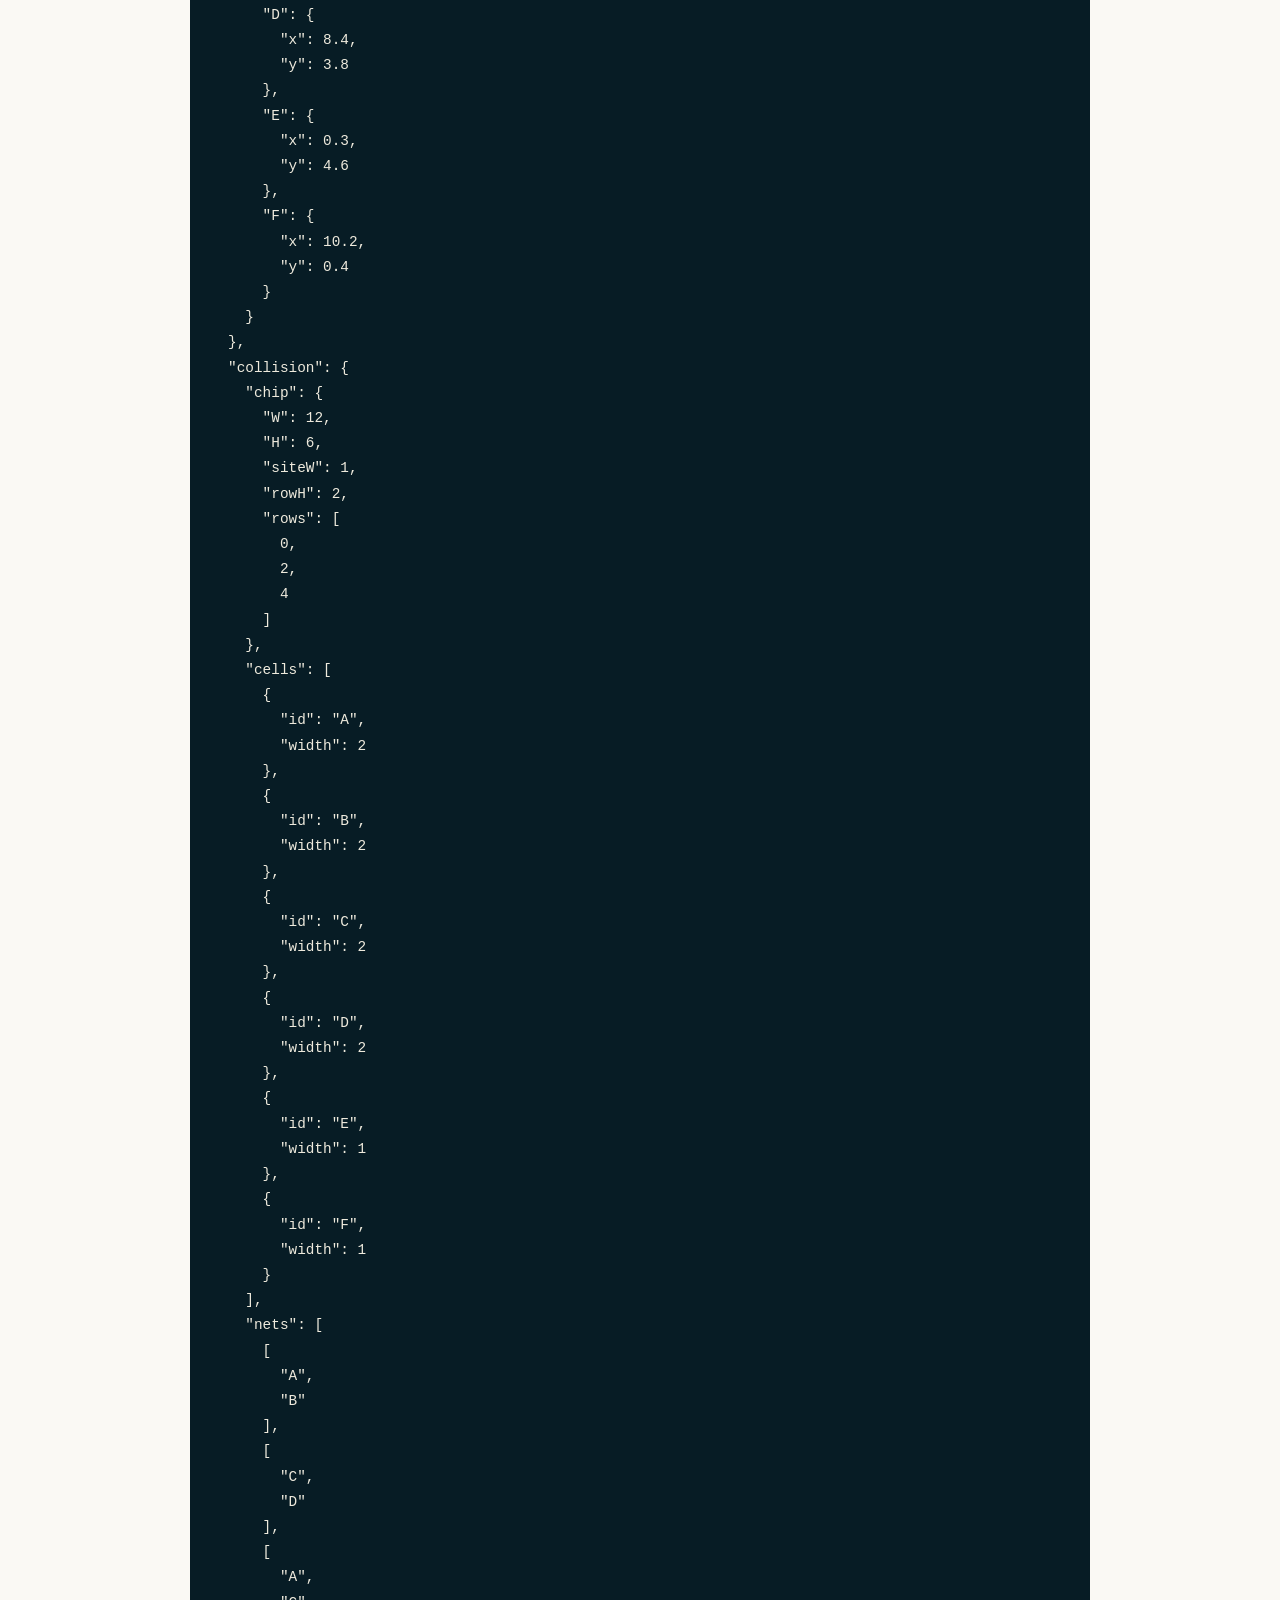
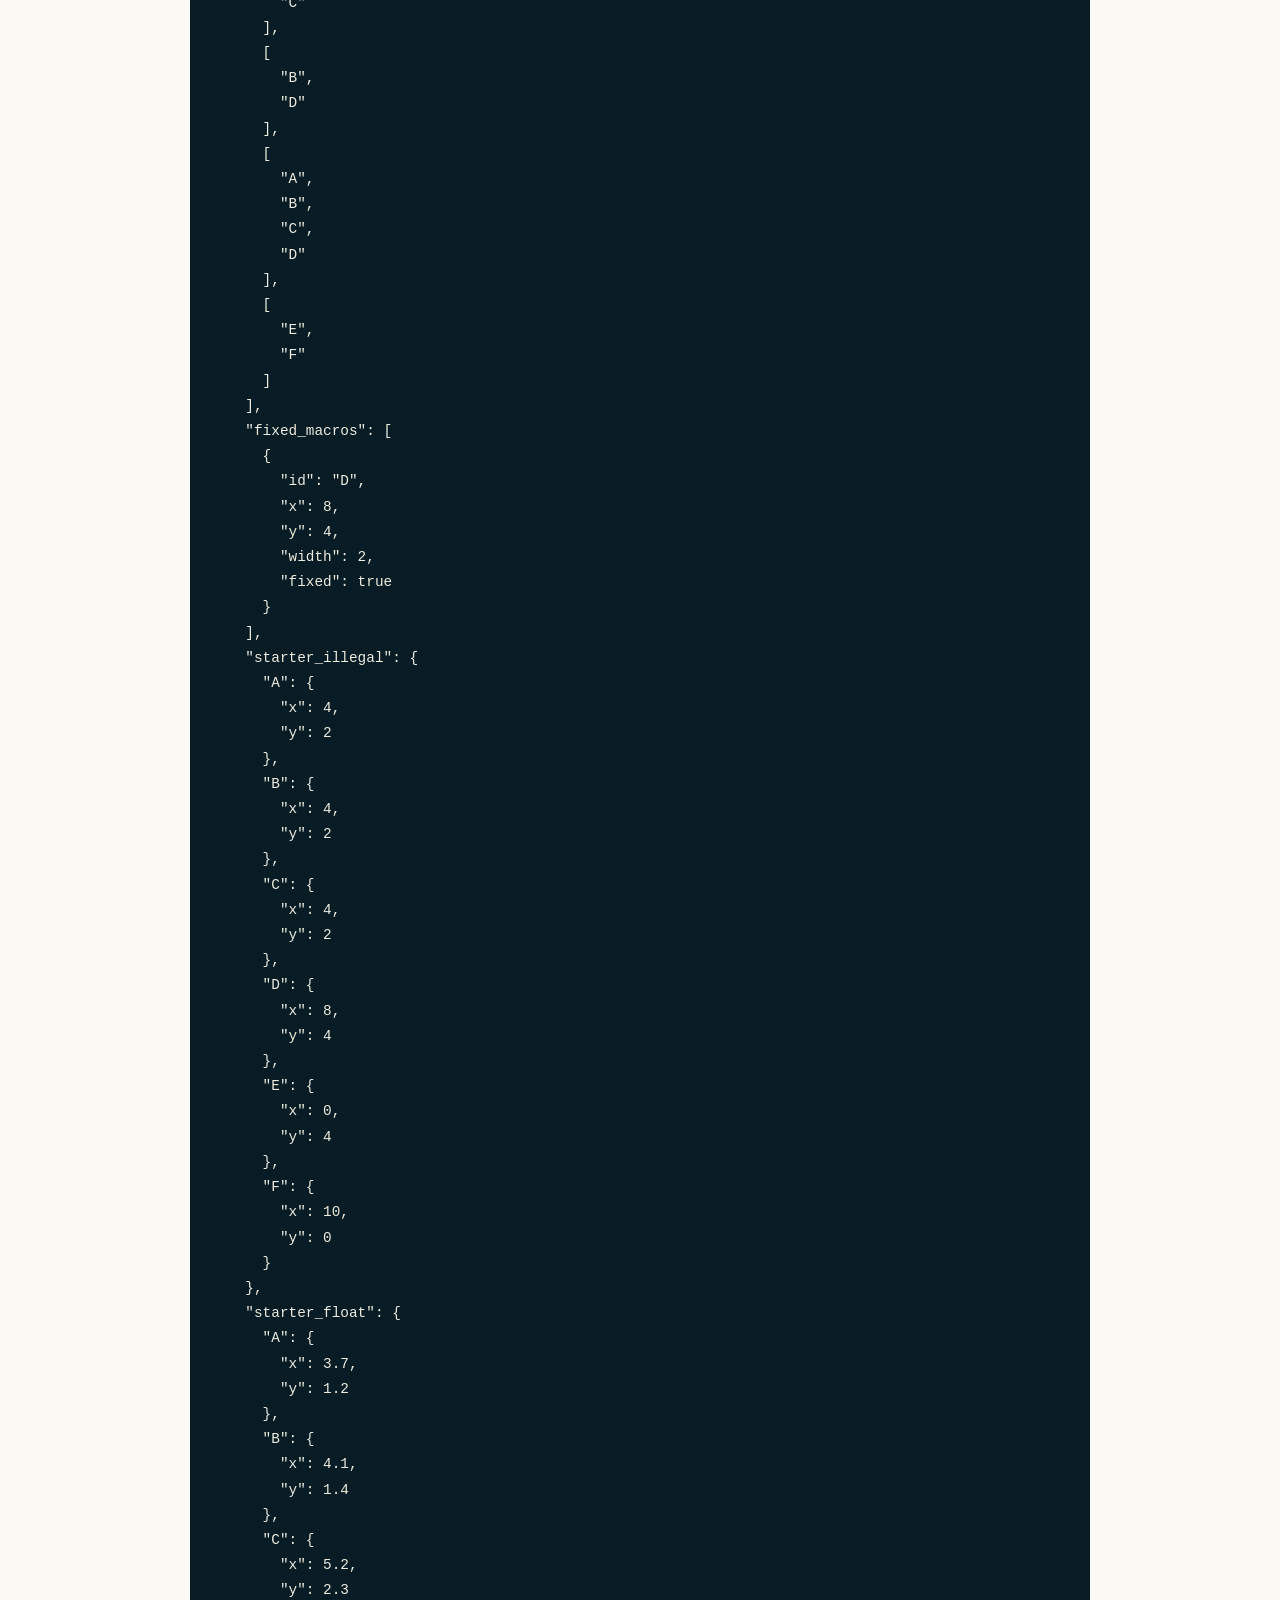
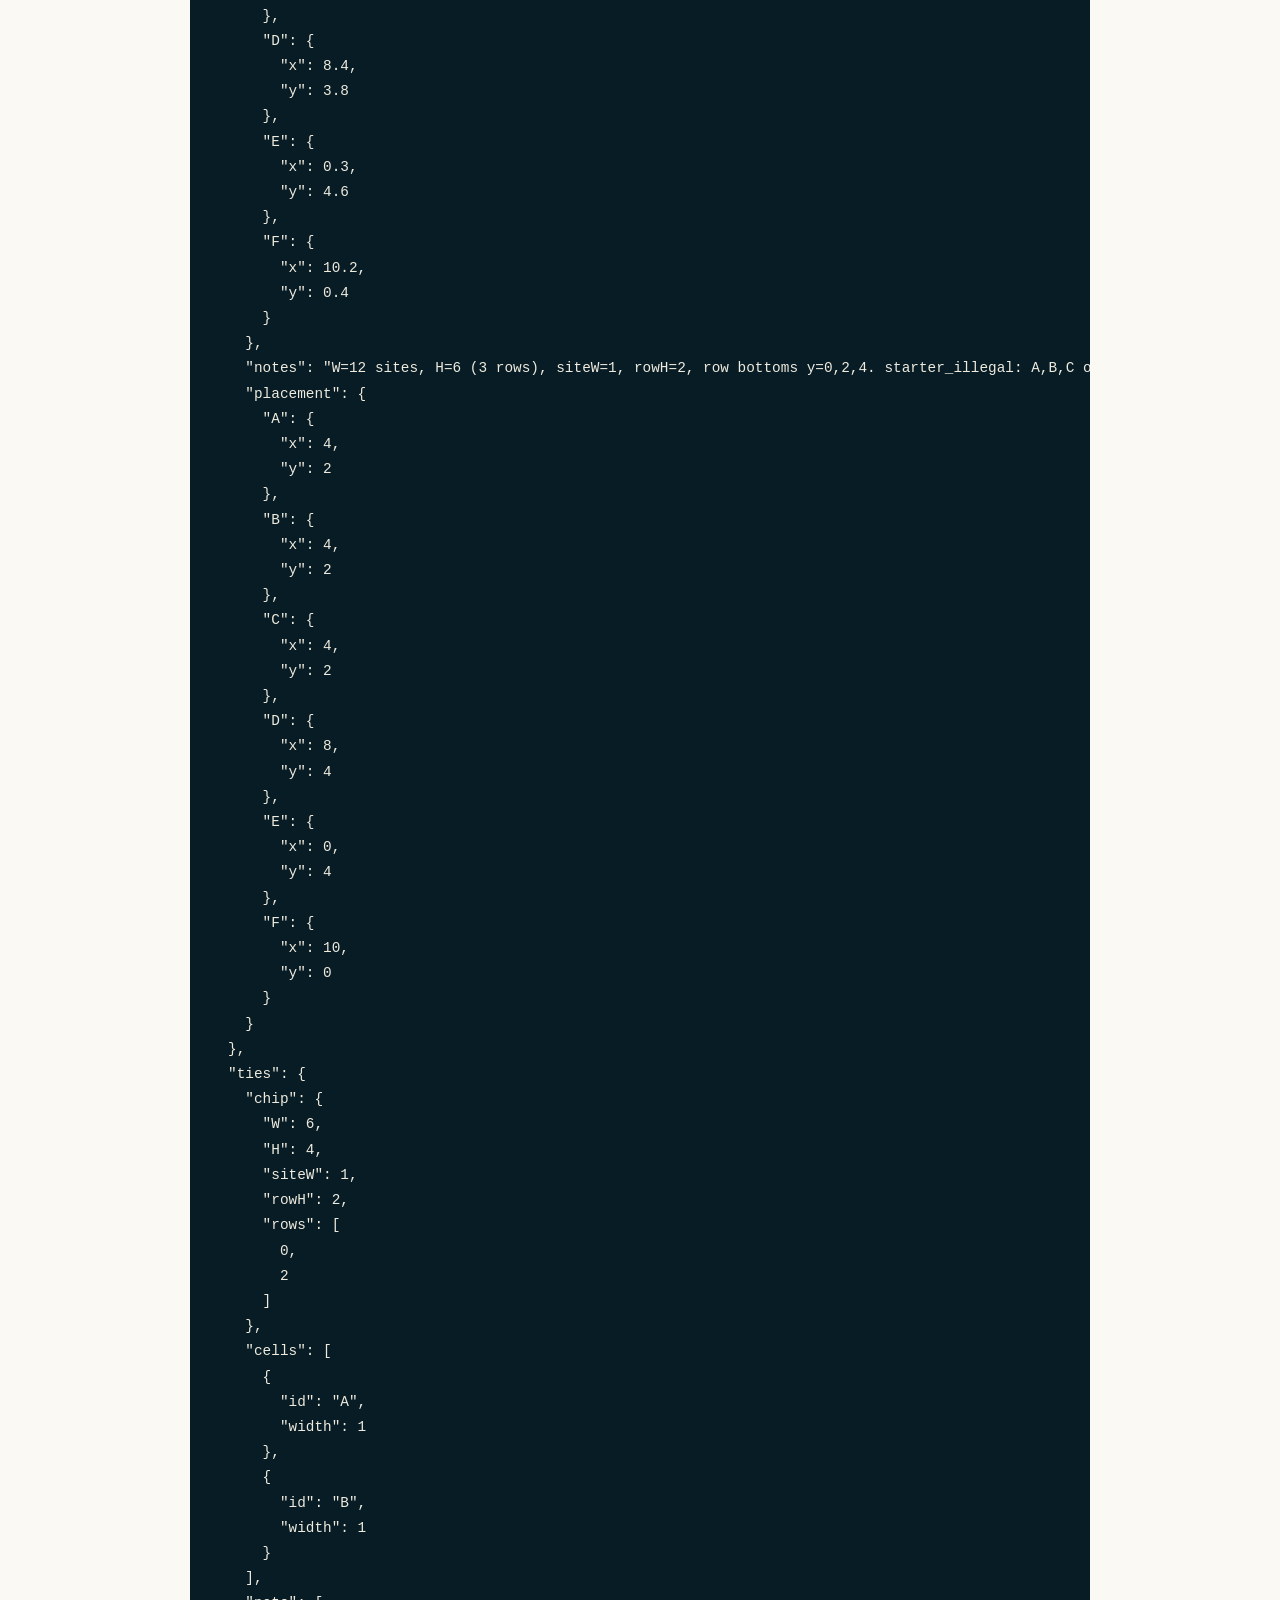
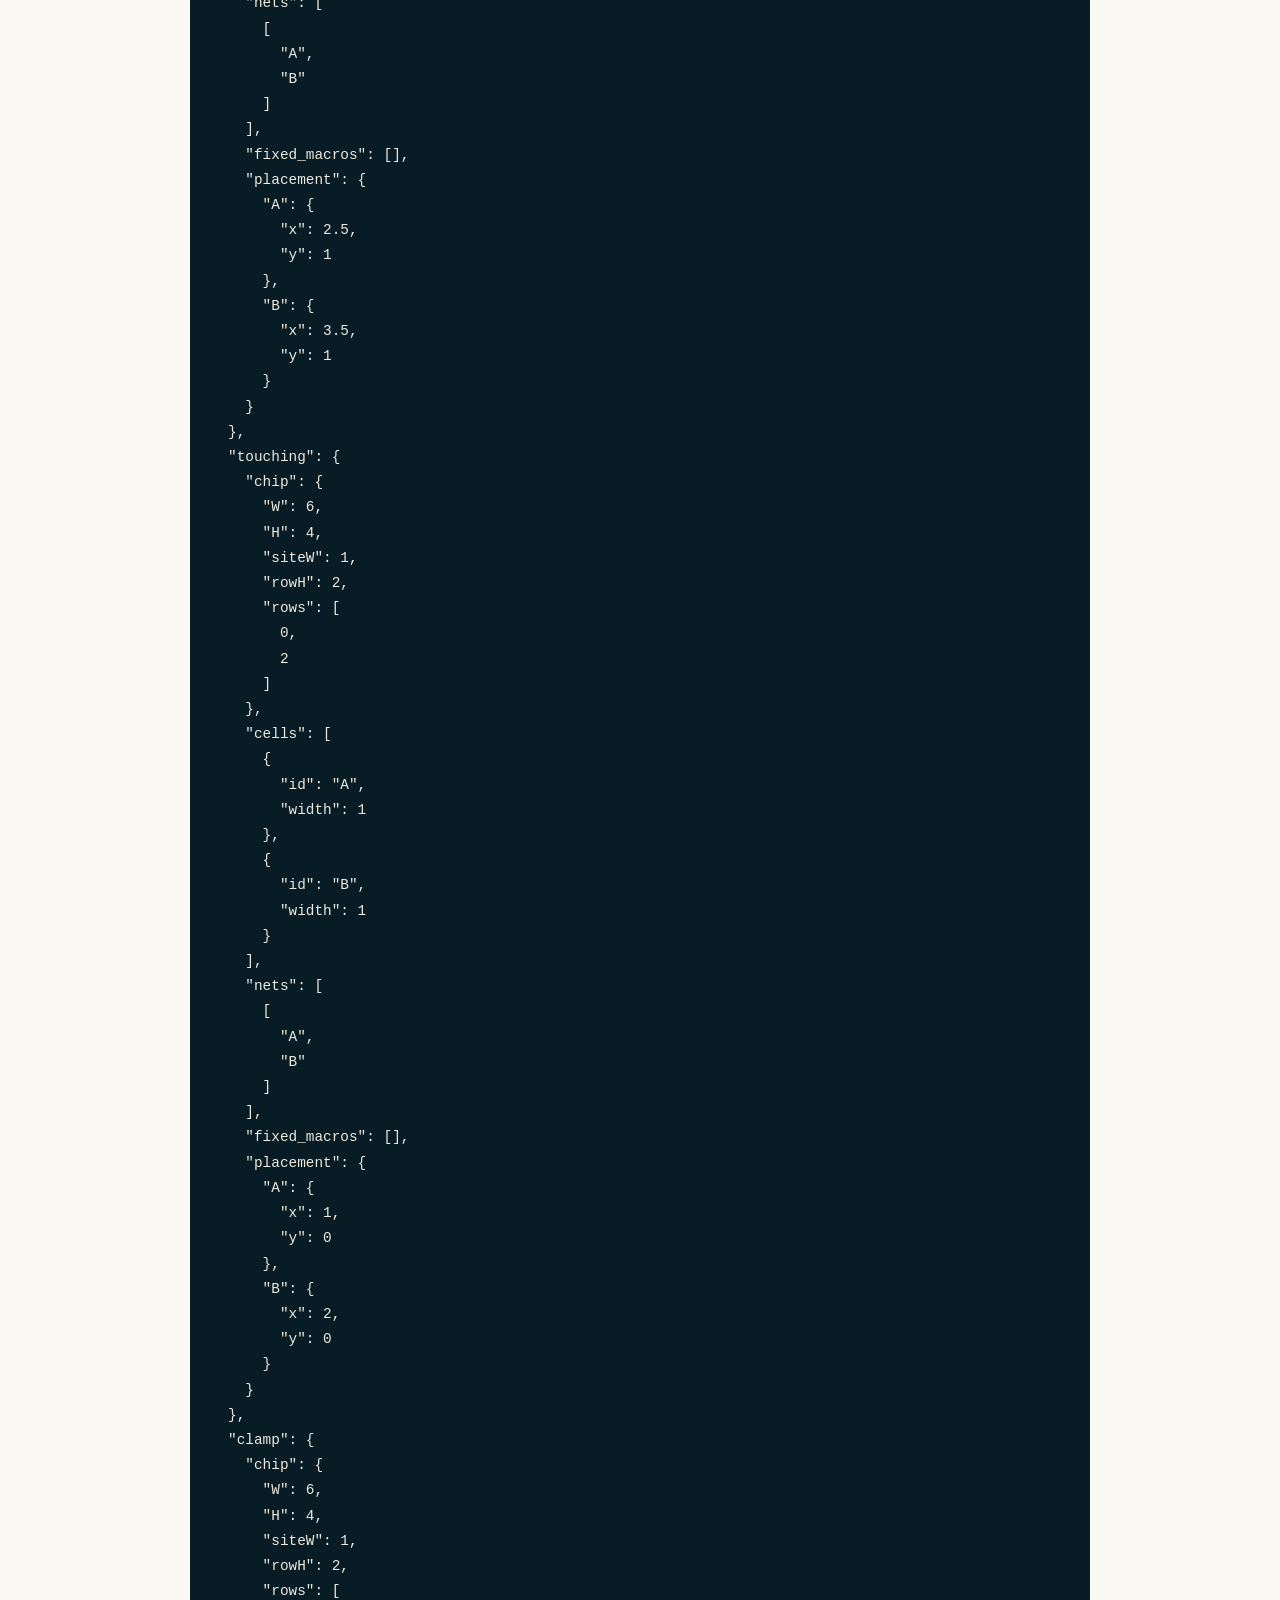
<file: site/reading/index.html>
<!doctype html><html lang="zh-CN"><head><meta charset="utf-8"><meta name="viewport" content="width=device-width,initial-scale=1"><title>学习资料 · Legalization 04</title><link rel="stylesheet" href="../assets/style.css"></head><body><header><div class="wrap top"><a class="brand" id="back" href="../">Legalization 04</a><label class="lang-label">Language / 语言 <select id="language"><option value="zh">中文</option><option value="en">English</option></select></label></div></header><main class="wrap reading section"><p class="eyebrow">READ / UNDERSTAND / REPRODUCE</p><h1 data-zh="在这里，把每个约定读清楚。" data-en="Read every convention, right here.">在这里，把每个约定读清楚。</h1><p data-zh="完整资料可以直接阅读和复制。原文件下载是可选补充。" data-en="Read and copy the complete materials online. Original downloads are optional.">完整资料可以直接阅读和复制。原文件下载是可选补充。</p><nav class="toc" aria-label="Study materials"><a href="#notes" data-zh="完整讲义" data-en="Full notes">完整讲义</a><a href="#reference" data-zh="Python参考" data-en="Python reference">Python参考</a><a href="#exercise" data-zh="练习代码" data-en="Exercise">练习代码</a><a href="#data" data-zh="样例数据" data-en="Fixtures">样例数据</a><a href="#transcript-zh">中文文字稿</a><a href="#transcript-en">English transcript</a><a href="#reproduce" data-zh="复现" data-en="Reproduce">复现</a></nav><section id="notes"><article data-reading-lang="zh"><h2>对齐了，还不一定合法：Greedy Site/Row Snap</h2>
<h3>本课解决什么，保留什么问题</h3>
<p>输入是cell左下角的浮点坐标、各自宽度、芯片尺寸、site与row网格，以及固定宏约束。输出是吸附后的坐标。目标是让每个cell对齐site和row并满足边界，算法不会为邻居保留空间，因此不保证非重叠。</p>
<p>学习后应能手算x取整、宽度钳制与最近row，解释half-tie、fixed宏、全体和movable位移，并使用cell中心求HPWL。完成后要能说清楚“snap”和“legal”之间少了哪项条件，而不是只会按按钮。</p>
<h3>坐标与网格约定</h3>
<p>本课siteW=1，chip宽W=12、高H=6；rowH=2，行底rows=[0,2,4]。每个cell高度等于rowH，宽度从数据读取。坐标是左下角，矩形占用[x,x+w]与[y,y+rowH]。</p>
<p>图中y向上。浮点输入可能跨行、越过边界或偏离fixed锁定位置，这正是诊断内容。图形按照真实宽度和行高绘制，不能把cell都当成点来检查重叠。</p>
<h3>核心循环与终止</h3>
<p>每个cell只处理一次。movable单元的x先取最近整数，再限制到[0,W-w]；y选择rows中距离最近的一行。fixed宏恢复约束里明确给出的坐标。处理完所有cell即终止，不会循环搜索空位。</p>
<pre tabindex="0"><code>for cell in cells:
    if fixed(cell):
        output[cell] = locked_position[cell]
    else:
        x = clamp(round_even(input.x), 0, W - width[cell])
        y = first_argmin(rows, abs(row - input.y))
        output[cell] = (x,y)
# No overlap search or row packing occurs here.</code></pre>
<h3>教师浮点黄金例</h3>
<pre tabindex="0"><code>Cell  width   before        after    L1
A       2     (3.7,1.2)     (4,2)    1.1
B       2     (4.1,1.4)     (4,2)    0.7
C       2     (5.2,2.3)     (5,2)    0.5
D       2     (8.4,3.8)     (8,4)    0.6  fixed constraint
E       1     (0.3,4.6)     (0,4)    0.9
F       1     (10.2,0.4)    (10,0)   0.6</code></pre>
<p>A到row2的距离是0.8，小于到row0的1.2；B也选择row2。它们的x都吸到4。C吸到5，宽度2意味着它与A、B都相交。六个cell的site、row、边界和fixed检查都可以通过，非重叠仍不通过。</p>
<h3>等距与跨语言复现</h3>
<p>Python round在半整数处取最近偶数：0.5→0，1.5→2，2.5→2，3.5→4。JavaScript Math.round(2.5)给3；不能直接说两个上游实现对所有边界都一致。本站JS显式实现Python取偶规则，并由独立Python交叉检查。</p>
<p>最近行的等距规则与x取整是两件事。我们沿用rows列表先出现者，所以y=1在[0,2,4]中选择0，y=3选择2。如果把rows重排，等距答案可能变；本课默认列表按升序固定。测试2.5和3.5不能用随机浮点例子替代，因为随机数几乎碰不到恰好一半。</p>
<h3>边界必须看到整个cell</h3>
<p>宽W的芯片，宽w的cell，其左下角最多到W-w，而不是W。边界情境使用W=6、w=2，输入B.x=5.7先取整6，再钳制到4；最终区间[4,6]恰好留在芯片中。</p>
<p>负x也先取整再钳制到0。合法行底由数据提供，并必须保证row+rowH不超过H。算法不能靠只检查左下角在芯片内部来证明整个矩形合法。</p>
<h3>为什么仍有三对重叠</h3>
<p>完整结果中，A和B都占据x区间[4,6]、y区间[2,4]；C占据[5,7]×[2,4]。A/B相交面积4，A/C与B/C各2。重叠对数是3；这些是成对面积，不把面积相加误称为唯一覆盖的重叠总面积。</p>
<p>两个矩形只有x和y方向都存在正长度交叠，才算正面积重叠。宽1的A放在(1,0)，B在(2,0)，边缘接触但没有正面积相交，应允许。源码的已对齐同row场景与我们的二维矩形检查结果一致；浮点输入时额外展示完整二维重叠，帮助理解跨行情况。</p>
<h3>fixed宏D与两个位移口径</h3>
<p>教师数据的fixed约束是D=(8,4)，但starter_float原始坐标给D=(8.4,3.8)。greedy snap按锁定约束恢复D，并没有把D作为movable进行优化。恢复距离为|8-8.4|+|4-3.8|=0.6。</p>
<p>上游total_displacement统计所有cell，即使参数名带fixed也不会排除它们。因此全体L1=1.1+0.7+0.5+0.6+0.9+0.6=4.4；只统计movable时排除D，得到3.8。本站并列显示两个定义，读报告前先确认计数范围。</p>
<h3>HPWL使用中心，也不证明合法</h3>
<p>cell中心是(x+w/2,y+rowH/2)。每个net的HPWL是中心横坐标极差加纵坐标极差，六个net单位权重各计一次。吸附后六项分别是0、5、1、6、6、14，总和32。</p>
<p>浮点输入的总HPWL是36，吸附后降到32，但仍有3对重叠。线长改善不意味着合法；同样，较小位移也不能代替row/site/fixed/bounds/non-overlap检查。混合宽度时，左下角距离与中心距离可能不同，不可沿用点pin模型而忽略w/2。</p>
<h3>网页实验怎样使用</h3>
<p>两幅板共享一份输入，左边显示原始浮点坐标，右边默认显示完整结果。上一步、下一步和重放展示算法真实处理的前缀；未处理的cell保留原坐标。编辑输入会重算新trace，不继续显示旧数据的结果。</p>
<p>拖动、方向键和表格提供等价输入；fixed宏D只读。可用键盘连续编辑和检查，减少动态时使用单步完成全部学习。学习题目使用固定教师黄金例，与自由实验状态分开；正确提交才记录完成，查看解析不自动计分。浏览器禁用存储时仍可完整学习。</p>
<h3>真正CPython与复现</h3>
<p>Python交互台在独立Worker中运行真正CPython，可编辑、运行、实时重算、查看异常、停止和5秒超时恢复。离开后通过浏览器返回，BFCache恢复会重新建立解释器而保留代码。首次按需加载本地Pyodide，无需安装Python或外部CDN。</p>
<p>独立参考使用Python原生round与明确的row选择，输出坐标、两种位移、HPWL、重叠对数和最终合法性。练习补完snap_x和nearest_row两个基础函数，完整loop已给出。至少通过半整数、负边界、完整宽度和行等距6项检查，再扩展到教师数据。</p>
<h3>复杂度与后续课程</h3>
<p>核心snap对n个cell扫描r个候选行，时间O(nr)，输出O(n)。本教学实现为逐步重放保存每个前缀快照，额外O(n²)存储与复制；完整矩形重叠诊断O(n²)，HPWL还需遍历net成员。不能把核心循环的复杂度当作整套教学界面的全部开销。</p>
<p>后续需要overlap removal、row packing或Abacus等方法才能处理碰撞。本课不实现这些求解器，不将它们的输出偷偷称作greedy snap的结果。先准确说明当前失败的检查项，再选择下一步工具。</p>
<h3>来源与迁移</h3>
<p>基于Yongfu Li / eda-learning的module02-01-greedy-snap和common实现，固定003bcd49e3794e6cfd2680181cdbd347d673ad07，对应issue #36。Python取偶规则、源JS差异、固定D与指标范围都在本站明确说明。</p>
<p>本课一次消费拥塞试点实际网页与影片打磨后的skill v2.0.0，五文件散列在docs/skill-transfer.json。复用已验证的播放器、Worker与媒体机制，新的算法、图形、讲义和配音针对本课制作。新代码MIT，新教材CC BY 4.0；字体与Pyodide保留原许可。</p></article><article data-reading-lang="en" hidden><h2>Snapped. Still Not Legal: Greedy Site/Row Snap</h2>
<h3>Problem and learning goals</h3>
<p>Inputs are fractional lower-left cell positions, widths, chip dimensions, site and row grids, and fixed constraints. Outputs are snapped coordinates. The algorithm aligns each cell and enforces boundaries; it does not reserve room for neighbors, so it does not guarantee non-overlap.</p>
<p>You should be able to calculate rounding, width-aware clamping and nearest rows, explain halfway ties and fixed macros, distinguish all-cell from movable displacement, and calculate cell-center HPWL. Learn what is missing between snapping and legal placement, rather than merely learning a button.</p>
<h3>Coordinates and grid</h3>
<p>Site width is one. The teacher chip is W=12, H=6 with rowH=2 and row bottoms [0,2,4]. Every cell has row-height height; its width comes from the data. Coordinates are lower-left corners, and a rectangle occupies [x,x+w] and [y,y+rowH].</p>
<p>The diagram’s y-axis points upward. Float inputs may cross rows, exceed a boundary or disagree with a fixed constraint; these are diagnostics, not hidden assumptions. Rectangles use their actual widths and height. Treating cells as points cannot establish non-overlap.</p>
<h3>Core loop and termination</h3>
<p>Process each cell once. For movable cells, round x to the nearest integer and clamp it to [0,W-w]. Choose the closest allowed row for y. Fixed macros use the coordinates explicitly stated by their constraints. Stop after all cells; there is no free-space search.</p>
<pre tabindex="0"><code>for cell in cells:
    if fixed(cell):
        output[cell] = locked_position[cell]
    else:
        x = clamp(round_even(input.x), 0, W - width[cell])
        y = first_argmin(rows, abs(row - input.y))
        output[cell] = (x,y)
# No overlap search or row packing occurs here.</code></pre>
<h3>Teacher float golden</h3>
<pre tabindex="0"><code>Cell  width   before        after    L1
A       2     (3.7,1.2)     (4,2)    1.1
B       2     (4.1,1.4)     (4,2)    0.7
C       2     (5.2,2.3)     (5,2)    0.5
D       2     (8.4,3.8)     (8,4)    0.6  fixed constraint
E       1     (0.3,4.6)     (0,4)    0.9
F       1     (10.2,0.4)    (10,0)   0.6</code></pre>
<p>A is 0.8 from row two, closer than its 1.2 distance to row zero. B also chooses row two. Both x coordinates become four. C becomes five, and width two makes it intersect both A and B. Site, row, boundary and fixed checks can all pass while non-overlap fails.</p>
<h3>Halfway ties and cross-language reproduction</h3>
<p>Python round uses ties-to-even: 0.5→0, 1.5→2, 2.5→2 and 3.5→4. JavaScript Math.round(2.5) gives three. The original language ports therefore need not agree on every boundary. This site explicitly implements Python’s tie rule in JavaScript and cross-checks it independently.</p>
<p>Row ties are a different rule. The first row in the supplied list wins, so y=1 chooses zero in [0,2,4], and y=3 chooses two. Reordering the list can change a tied result; the default list is fixed in ascending order. Random floats almost never hit exact halves, so explicit boundary tests are necessary.</p>
<h3>Fit the whole cell inside the boundary</h3>
<p>A width-w cell on a width-W chip can place its lower-left corner at most at W-w, not W. In the boundary preset, W=6 and w=2. B.x=5.7 rounds to six, then clamps to four; the interval [4,6] fits exactly.</p>
<p>Negative x also rounds before clamping to zero. Allowed rows must leave room for the full height, with row+rowH≤H. A lower-left corner inside the chip is not enough to prove that its whole rectangle fits.</p>
<h3>Why three overlapping pairs remain</h3>
<p>A and B both occupy [4,6]×[2,4], while C occupies [5,7]×[2,4]. The A/B intersection has area four; A/C and B/C each have area two. There are three pairs. Pairwise areas are not a union-area measurement, so do not rename their sum as unique total overlap area.</p>
<p>Rectangles overlap only when both axis intersections have positive length. Width-one A at (1,0) and B at (2,0) touch but share no positive area. Strict interval comparisons permit that contact. After alignment, this agrees with the source’s same-row check; for fractional inputs, the lesson also displays full two-dimensional intersections to explain cross-row cases.</p>
<h3>Fixed D and two displacement definitions</h3>
<p>The fixed constraint says D=(8,4), but starter_float records D=(8.4,3.8). Greedy snap restores the stated lock, rather than optimizing D as a movable cell. Its restoration distance is |8-8.4|+|4-3.8|=0.6.</p>
<p>The source total_displacement counts every cell even when its API accepts a fixed argument. All-cell L1 is 1.1+0.7+0.5+0.6+0.9+0.6=4.4. Excluding D gives movable-only L1=3.8. Both definitions appear side by side so that the counting scope is explicit.</p>
<h3>Cell-center HPWL does not prove legality</h3>
<p>A cell center is (x+w/2,y+rowH/2). Net HPWL is its center-coordinate x range plus y range. Count each of six nets once with unit weight. The final contributions are 0,5,1,6,6,14, totaling 32.</p>
<p>The float input has total HPWL 36. Snapping lowers it to 32 while leaving three overlapping pairs. Better wirelength does not imply legality, and smaller displacement cannot replace site, row, bounds, fixed and non-overlap checks. For mixed widths, lower-left and center distances can differ; do not silently reuse a point-pin model.</p>
<h3>Use the live lab</h3>
<p>Both boards share one input. The left shows the float placement and the right initially shows the complete result. Previous, next and replay expose real processing prefixes; unprocessed cells retain their original coordinates. Editing an input recomputes the trace rather than preserving stale results.</p>
<p>Drag, arrow keys and the coordinate table provide equivalent input. Fixed D is read-only. Consecutive keyboard edits and inspections remain usable. Reduced-motion mode retains manual stepping. Questions use the fixed teacher golden, independently of free experiments; only correct submissions record completion. Revealing an explanation does not score, and denied local storage does not block learning.</p>
<h3>Real CPython and reproduction</h3>
<p>The workspace runs CPython in an independent Worker. Edit, run, use live mode, inspect exceptions, stop, or recover after the five-second limit. Returning through the browser’s back-forward cache rebuilds the interpreter while retaining code. Bundled Pyodide loads on demand; no local Python installation or external CDN is required.</p>
<p>The independent reference uses native Python round and explicit row selection, returning coordinates, both displacement definitions, HPWL, overlap pairs and legality. Complete snap_x and nearest_row in the exercise; the full loop is supplied. Six primitive checks cover exact halves, negative and full-width boundaries, and equal-distance rows before extending to the teacher data.</p>
<h3>Complexity and what comes next</h3>
<p>Core snapping scans r rows for each of n cells: O(nr) time and O(n) output. This teaching implementation additionally stores every prefix, with O(n²) copying/storage. Full rectangle-pair diagnostics take O(n²), and HPWL traverses net members. The core loop’s complexity is not the cost of the whole teaching interface.</p>
<p>Removing collisions requires later overlap removal, row packing or Abacus-like methods. This lesson does not implement them or relabel their output as greedy snap. Identify the failed checks accurately before choosing the next tool.</p>
<h3>Sources and skill transfer</h3>
<p>Based on Yongfu Li’s eda-learning module02-01-greedy-snap and common implementation at commit 003bcd49e3794e6cfd2680181cdbd347d673ad07, corresponding to issue #36. The Python tie rule, original JavaScript difference, fixed-D restoration and metric scope are explicitly documented.</p>
<p>This lesson consumes frozen skill v2.0.0 once after the congestion pilot’s real website/film iteration. Five file hashes are recorded in docs/skill-transfer.json. It reuses validated player, Worker and media mechanisms with new lesson-specific algorithms, diagrams, notes and narration. New code is MIT, new teaching content CC BY 4.0; fonts and Pyodide retain their licenses.</p></article></section><section id="reference"><h2 data-zh="独立Python参考" data-en="Independent Python reference">独立Python参考</h2><div class="actions"><button data-copy="code-reference" data-zh="复制代码 / 数据" data-en="Copy code / data">复制代码 / 数据</button><a href="../downloads/reference.py" download data-zh="可选：下载原文件" data-en="Optional: download original">可选：下载原文件</a><a id="python-reference" href="../python/" data-zh="在浏览器中运行Python" data-en="Run Python in this browser">在浏览器中运行Python</a></div><pre tabindex="0"><code id="code-reference">&quot;&quot;&quot;Independent greedy snap with Python ties-to-even and cell-center HPWL.
Coordinates are lower-left. Each cell has chip.rowH height; all nets have weight 1.
&quot;&quot;&quot;
import json,math,sys

def measure(data, positions, origin=None):
    origin=data[&#x27;placement&#x27;] if origin is None else origin
    widths={c[&#x27;id&#x27;]:c[&#x27;width&#x27;] for c in data[&#x27;cells&#x27;]};fixed={c[&#x27;id&#x27;]:c for c in data.get(&#x27;fixed_macros&#x27;,[])};ids=list(widths);chip=data[&#x27;chip&#x27;]
    aligned=lambda a,b:abs(a-b)&lt;1e-9
    site=sum(aligned(p[&#x27;x&#x27;],round(p[&#x27;x&#x27;])) for p in positions.values())
    rows=sum(any(aligned(p[&#x27;y&#x27;],r) for r in chip[&#x27;rows&#x27;]) for p in positions.values())
    bounds=sum(p[&#x27;x&#x27;]&gt;=-1e-9 and p[&#x27;x&#x27;]+widths[k]&lt;=chip[&#x27;W&#x27;]+1e-9 and p[&#x27;y&#x27;]&gt;=-1e-9 and p[&#x27;y&#x27;]+chip[&#x27;rowH&#x27;]&lt;=chip[&#x27;H&#x27;]+1e-9 for k,p in positions.items())
    locked=sum(aligned(positions[k][&#x27;x&#x27;],v[&#x27;x&#x27;]) and aligned(positions[k][&#x27;y&#x27;],v[&#x27;y&#x27;]) for k,v in fixed.items())
    overlaps=[]
    for i,a in enumerate(ids):
        for b in ids[i+1:]:
            pa,pb=positions[a],positions[b]
            dx=min(pa[&#x27;x&#x27;]+widths[a],pb[&#x27;x&#x27;]+widths[b])-max(pa[&#x27;x&#x27;],pb[&#x27;x&#x27;]);dy=min(pa[&#x27;y&#x27;]+chip[&#x27;rowH&#x27;],pb[&#x27;y&#x27;]+chip[&#x27;rowH&#x27;])-max(pa[&#x27;y&#x27;],pb[&#x27;y&#x27;])
            if dx&gt;0 and dy&gt;0:overlaps.append({&#x27;a&#x27;:a,&#x27;b&#x27;:b,&#x27;area&#x27;:dx*dy})
    distances={k:abs(p[&#x27;x&#x27;]-origin[k][&#x27;x&#x27;])+abs(p[&#x27;y&#x27;]-origin[k][&#x27;y&#x27;]) for k,p in positions.items()}
    hpwl=0
    for net in data[&#x27;nets&#x27;]:
        if not net:continue
        xs=[positions[k][&#x27;x&#x27;]+widths[k]/2 for k in net];ys=[positions[k][&#x27;y&#x27;]+chip[&#x27;rowH&#x27;]/2 for k in net]
        hpwl+=max(xs)-min(xs)+max(ys)-min(ys)
    return {&#x27;displacement&#x27;:sum(distances.values()),&#x27;movableDisplacement&#x27;:sum(v for k,v in distances.items() if k not in fixed),&#x27;hpwl&#x27;:hpwl,&#x27;overlaps&#x27;:overlaps,&#x27;siteAligned&#x27;:site,&#x27;rowAligned&#x27;:rows,&#x27;inBounds&#x27;:bounds,&#x27;fixedAligned&#x27;:locked,&#x27;legal&#x27;:site==len(ids) and rows==len(ids) and bounds==len(ids) and locked==len(fixed) and not overlaps}

def greedy_snap(data):
    chip=data[&#x27;chip&#x27;];fixed={c[&#x27;id&#x27;]:c for c in data.get(&#x27;fixed_macros&#x27;,[])};result={}
    for cell in data[&#x27;cells&#x27;]:
        key=cell[&#x27;id&#x27;];p=data[&#x27;placement&#x27;][key]
        if not all(math.isfinite(p[a]) for a in [&#x27;x&#x27;,&#x27;y&#x27;]):raise ValueError(&#x27;coordinate&#x27;)
        if key in fixed:result[key]={&#x27;x&#x27;:fixed[key][&#x27;x&#x27;],&#x27;y&#x27;:fixed[key][&#x27;y&#x27;]}
        else:
            x=max(0,min(chip[&#x27;W&#x27;]-cell[&#x27;width&#x27;],round(p[&#x27;x&#x27;])))
            y=min(chip[&#x27;rows&#x27;],key=lambda r:abs(r-p[&#x27;y&#x27;]))
            result[key]={&#x27;x&#x27;:x,&#x27;y&#x27;:y}
    return {&#x27;positions&#x27;:result,&#x27;metrics&#x27;:measure(data,result)}

if __name__==&#x27;__main__&#x27;:print(json.dumps([greedy_snap(d) for d in json.load(sys.stdin)]))
</code></pre></section><section id="exercise"><h2 data-zh="自己补全的练习" data-en="Complete the exercise">自己补全的练习</h2><div class="actions"><button data-copy="code-exercise" data-zh="复制代码 / 数据" data-en="Copy code / data">复制代码 / 数据</button><a href="../downloads/exercise.py" download data-zh="可选：下载原文件" data-en="Optional: download original">可选：下载原文件</a><a id="python-exercise" href="../python/" data-zh="在浏览器中运行Python" data-en="Run Python in this browser">在浏览器中运行Python</a></div><pre tabindex="0"><code id="code-exercise"># Implement the two primitives; Python round uses ties-to-even.
# 完成两个基础函数；Python round采用等距取偶。
def snap_x(x, width, chip_width):
    # Round first, then clamp the entire width. / 先取整，再为完整宽度留空间。
    raise NotImplementedError(&quot;round and clamp&quot;)

def nearest_row(y, rows):
    # Keep the first row on an equal-distance tie. / 等距时保留列表第一行。
    raise NotImplementedError(&quot;nearest row&quot;)

assert snap_x(2.5,1,6)==2
assert snap_x(3.5,1,6)==4
assert snap_x(5.7,2,6)==4
assert snap_x(-0.6,2,6)==0
assert nearest_row(1,[0,2,4])==0
assert nearest_row(1.2,[0,2,4])==2
print(&quot;6 checks passed / 6项检查通过&quot;)

def greedy_snap(data):
    locked={c[&quot;id&quot;]:c for c in data.get(&quot;fixed_macros&quot;,[])}
    result={}
    for cell in data[&quot;cells&quot;]:
        key=cell[&quot;id&quot;];p=data[&quot;placement&quot;][key]
        if key in locked:result[key]={&quot;x&quot;:locked[key][&quot;x&quot;],&quot;y&quot;:locked[key][&quot;y&quot;]}
        else:result[key]={&quot;x&quot;:snap_x(p[&quot;x&quot;],cell[&quot;width&quot;],data[&quot;chip&quot;][&quot;W&quot;]),&quot;y&quot;:nearest_row(p[&quot;y&quot;],data[&quot;chip&quot;][&quot;rows&quot;])}
    return result
</code></pre></section><section id="data"><h2 data-zh="可复现情境数据" data-en="Reproducible fixtures">可复现情境数据</h2><div class="actions"><button data-copy="code-data" data-zh="复制代码 / 数据" data-en="Copy code / data">复制代码 / 数据</button><a href="../downloads/examples.json" download data-zh="可选：下载原文件" data-en="Optional: download original">可选：下载原文件</a><a id="python-data" href="../python/" data-zh="在浏览器中运行Python" data-en="Run Python in this browser">在浏览器中运行Python</a></div><pre tabindex="0"><code id="code-data">{
  &quot;teacher&quot;: {
    &quot;chip&quot;: {
      &quot;W&quot;: 12,
      &quot;H&quot;: 6,
      &quot;siteW&quot;: 1,
      &quot;rowH&quot;: 2,
      &quot;rows&quot;: [
        0,
        2,
        4
      ]
    },
    &quot;cells&quot;: [
      {
        &quot;id&quot;: &quot;A&quot;,
        &quot;width&quot;: 2
      },
      {
        &quot;id&quot;: &quot;B&quot;,
        &quot;width&quot;: 2
      },
      {
        &quot;id&quot;: &quot;C&quot;,
        &quot;width&quot;: 2
      },
      {
        &quot;id&quot;: &quot;D&quot;,
        &quot;width&quot;: 2
      },
      {
        &quot;id&quot;: &quot;E&quot;,
        &quot;width&quot;: 1
      },
      {
        &quot;id&quot;: &quot;F&quot;,
        &quot;width&quot;: 1
      }
    ],
    &quot;nets&quot;: [
      [
        &quot;A&quot;,
        &quot;B&quot;
      ],
      [
        &quot;C&quot;,
        &quot;D&quot;
      ],
      [
        &quot;A&quot;,
        &quot;C&quot;
      ],
      [
        &quot;B&quot;,
        &quot;D&quot;
      ],
      [
        &quot;A&quot;,
        &quot;B&quot;,
        &quot;C&quot;,
        &quot;D&quot;
      ],
      [
        &quot;E&quot;,
        &quot;F&quot;
      ]
    ],
    &quot;fixed_macros&quot;: [
      {
        &quot;id&quot;: &quot;D&quot;,
        &quot;x&quot;: 8,
        &quot;y&quot;: 4,
        &quot;width&quot;: 2,
        &quot;fixed&quot;: true
      }
    ],
    &quot;starter_illegal&quot;: {
      &quot;A&quot;: {
        &quot;x&quot;: 4,
        &quot;y&quot;: 2
      },
      &quot;B&quot;: {
        &quot;x&quot;: 4,
        &quot;y&quot;: 2
      },
      &quot;C&quot;: {
        &quot;x&quot;: 4,
        &quot;y&quot;: 2
      },
      &quot;D&quot;: {
        &quot;x&quot;: 8,
        &quot;y&quot;: 4
      },
      &quot;E&quot;: {
        &quot;x&quot;: 0,
        &quot;y&quot;: 4
      },
      &quot;F&quot;: {
        &quot;x&quot;: 10,
        &quot;y&quot;: 0
      }
    },
    &quot;starter_float&quot;: {
      &quot;A&quot;: {
        &quot;x&quot;: 3.7,
        &quot;y&quot;: 1.2
      },
      &quot;B&quot;: {
        &quot;x&quot;: 4.1,
        &quot;y&quot;: 1.4
      },
      &quot;C&quot;: {
        &quot;x&quot;: 5.2,
        &quot;y&quot;: 2.3
      },
      &quot;D&quot;: {
        &quot;x&quot;: 8.4,
        &quot;y&quot;: 3.8
      },
      &quot;E&quot;: {
        &quot;x&quot;: 0.3,
        &quot;y&quot;: 4.6
      },
      &quot;F&quot;: {
        &quot;x&quot;: 10.2,
        &quot;y&quot;: 0.4
      }
    },
    &quot;notes&quot;: &quot;W=12 sites, H=6 (3 rows), siteW=1, rowH=2, row bottoms y=0,2,4. starter_illegal: A,B,C overlap on middle row; D fixed macro at (8,4). starter_float: global-place floats for greedy snap.&quot;,
    &quot;placement&quot;: {
      &quot;A&quot;: {
        &quot;x&quot;: 3.7,
        &quot;y&quot;: 1.2
      },
      &quot;B&quot;: {
        &quot;x&quot;: 4.1,
        &quot;y&quot;: 1.4
      },
      &quot;C&quot;: {
        &quot;x&quot;: 5.2,
        &quot;y&quot;: 2.3
      },
      &quot;D&quot;: {
        &quot;x&quot;: 8.4,
        &quot;y&quot;: 3.8
      },
      &quot;E&quot;: {
        &quot;x&quot;: 0.3,
        &quot;y&quot;: 4.6
      },
      &quot;F&quot;: {
        &quot;x&quot;: 10.2,
        &quot;y&quot;: 0.4
      }
    }
  },
  &quot;collision&quot;: {
    &quot;chip&quot;: {
      &quot;W&quot;: 12,
      &quot;H&quot;: 6,
      &quot;siteW&quot;: 1,
      &quot;rowH&quot;: 2,
      &quot;rows&quot;: [
        0,
        2,
        4
      ]
    },
    &quot;cells&quot;: [
      {
        &quot;id&quot;: &quot;A&quot;,
        &quot;width&quot;: 2
      },
      {
        &quot;id&quot;: &quot;B&quot;,
        &quot;width&quot;: 2
      },
      {
        &quot;id&quot;: &quot;C&quot;,
        &quot;width&quot;: 2
      },
      {
        &quot;id&quot;: &quot;D&quot;,
        &quot;width&quot;: 2
      },
      {
        &quot;id&quot;: &quot;E&quot;,
        &quot;width&quot;: 1
      },
      {
        &quot;id&quot;: &quot;F&quot;,
        &quot;width&quot;: 1
      }
    ],
    &quot;nets&quot;: [
      [
        &quot;A&quot;,
        &quot;B&quot;
      ],
      [
        &quot;C&quot;,
        &quot;D&quot;
      ],
      [
        &quot;A&quot;,
        &quot;C&quot;
      ],
      [
        &quot;B&quot;,
        &quot;D&quot;
      ],
      [
        &quot;A&quot;,
        &quot;B&quot;,
        &quot;C&quot;,
        &quot;D&quot;
      ],
      [
        &quot;E&quot;,
        &quot;F&quot;
      ]
    ],
    &quot;fixed_macros&quot;: [
      {
        &quot;id&quot;: &quot;D&quot;,
        &quot;x&quot;: 8,
        &quot;y&quot;: 4,
        &quot;width&quot;: 2,
        &quot;fixed&quot;: true
      }
    ],
    &quot;starter_illegal&quot;: {
      &quot;A&quot;: {
        &quot;x&quot;: 4,
        &quot;y&quot;: 2
      },
      &quot;B&quot;: {
        &quot;x&quot;: 4,
        &quot;y&quot;: 2
      },
      &quot;C&quot;: {
        &quot;x&quot;: 4,
        &quot;y&quot;: 2
      },
      &quot;D&quot;: {
        &quot;x&quot;: 8,
        &quot;y&quot;: 4
      },
      &quot;E&quot;: {
        &quot;x&quot;: 0,
        &quot;y&quot;: 4
      },
      &quot;F&quot;: {
        &quot;x&quot;: 10,
        &quot;y&quot;: 0
      }
    },
    &quot;starter_float&quot;: {
      &quot;A&quot;: {
        &quot;x&quot;: 3.7,
        &quot;y&quot;: 1.2
      },
      &quot;B&quot;: {
        &quot;x&quot;: 4.1,
        &quot;y&quot;: 1.4
      },
      &quot;C&quot;: {
        &quot;x&quot;: 5.2,
        &quot;y&quot;: 2.3
      },
      &quot;D&quot;: {
        &quot;x&quot;: 8.4,
        &quot;y&quot;: 3.8
      },
      &quot;E&quot;: {
        &quot;x&quot;: 0.3,
        &quot;y&quot;: 4.6
      },
      &quot;F&quot;: {
        &quot;x&quot;: 10.2,
        &quot;y&quot;: 0.4
      }
    },
    &quot;notes&quot;: &quot;W=12 sites, H=6 (3 rows), siteW=1, rowH=2, row bottoms y=0,2,4. starter_illegal: A,B,C overlap on middle row; D fixed macro at (8,4). starter_float: global-place floats for greedy snap.&quot;,
    &quot;placement&quot;: {
      &quot;A&quot;: {
        &quot;x&quot;: 4,
        &quot;y&quot;: 2
      },
      &quot;B&quot;: {
        &quot;x&quot;: 4,
        &quot;y&quot;: 2
      },
      &quot;C&quot;: {
        &quot;x&quot;: 4,
        &quot;y&quot;: 2
      },
      &quot;D&quot;: {
        &quot;x&quot;: 8,
        &quot;y&quot;: 4
      },
      &quot;E&quot;: {
        &quot;x&quot;: 0,
        &quot;y&quot;: 4
      },
      &quot;F&quot;: {
        &quot;x&quot;: 10,
        &quot;y&quot;: 0
      }
    }
  },
  &quot;ties&quot;: {
    &quot;chip&quot;: {
      &quot;W&quot;: 6,
      &quot;H&quot;: 4,
      &quot;siteW&quot;: 1,
      &quot;rowH&quot;: 2,
      &quot;rows&quot;: [
        0,
        2
      ]
    },
    &quot;cells&quot;: [
      {
        &quot;id&quot;: &quot;A&quot;,
        &quot;width&quot;: 1
      },
      {
        &quot;id&quot;: &quot;B&quot;,
        &quot;width&quot;: 1
      }
    ],
    &quot;nets&quot;: [
      [
        &quot;A&quot;,
        &quot;B&quot;
      ]
    ],
    &quot;fixed_macros&quot;: [],
    &quot;placement&quot;: {
      &quot;A&quot;: {
        &quot;x&quot;: 2.5,
        &quot;y&quot;: 1
      },
      &quot;B&quot;: {
        &quot;x&quot;: 3.5,
        &quot;y&quot;: 1
      }
    }
  },
  &quot;touching&quot;: {
    &quot;chip&quot;: {
      &quot;W&quot;: 6,
      &quot;H&quot;: 4,
      &quot;siteW&quot;: 1,
      &quot;rowH&quot;: 2,
      &quot;rows&quot;: [
        0,
        2
      ]
    },
    &quot;cells&quot;: [
      {
        &quot;id&quot;: &quot;A&quot;,
        &quot;width&quot;: 1
      },
      {
        &quot;id&quot;: &quot;B&quot;,
        &quot;width&quot;: 1
      }
    ],
    &quot;nets&quot;: [
      [
        &quot;A&quot;,
        &quot;B&quot;
      ]
    ],
    &quot;fixed_macros&quot;: [],
    &quot;placement&quot;: {
      &quot;A&quot;: {
        &quot;x&quot;: 1,
        &quot;y&quot;: 0
      },
      &quot;B&quot;: {
        &quot;x&quot;: 2,
        &quot;y&quot;: 0
      }
    }
  },
  &quot;clamp&quot;: {
    &quot;chip&quot;: {
      &quot;W&quot;: 6,
      &quot;H&quot;: 4,
      &quot;siteW&quot;: 1,
      &quot;rowH&quot;: 2,
      &quot;rows&quot;: [
        0,
        2
      ]
    },
    &quot;cells&quot;: [
      {
        &quot;id&quot;: &quot;A&quot;,
        &quot;width&quot;: 2
      },
      {
        &quot;id&quot;: &quot;B&quot;,
        &quot;width&quot;: 2
      }
    ],
    &quot;nets&quot;: [
      [
        &quot;A&quot;,
        &quot;B&quot;
      ]
    ],
    &quot;fixed_macros&quot;: [],
    &quot;placement&quot;: {
      &quot;A&quot;: {
        &quot;x&quot;: -0.6,
        &quot;y&quot;: 0.2
      },
      &quot;B&quot;: {
        &quot;x&quot;: 5.7,
        &quot;y&quot;: 2.4
      }
    }
  }
}
</code></pre></section><section id="transcript-zh"><h2>对齐了，还不一定合法</h2>
<h3>00:00:00.000 · 对齐了，为什么仍不合法？</h3>
<p>全局布局留下了浮点坐标。把单元推到最近的格点与行，看起来像是最后一步。真的是这样吗？</p>
<p>看这六个单元。吸附后，它们都对齐了，但A和B选择同一点，C也与它们相交。三个重叠对仍然存在。</p>
<h3>00:00:22.033 · 第一步：把x吸到最近site</h3>
<p>本课site宽度为一。A的x是三点七，最近的整数是四；B的四点一，也会选择四。</p>
<p>每个单元独立做决定。取整规则本身没有询问：这个位置是否已经被别人占用？</p>
<h3>00:00:42.233 · 第二步：找最近的行底</h3>
<p>合法行底是零、二、四。A的y是一点二，到行二的距离零点八，小于到行零的一点二，因此选择二。</p>
<p>y坐标表示单元左下角，不是中心。本课单元高度等于行高二，所以行底加上完整高度必须留在芯片内。</p>
<h3>00:01:05.033 · 同一个位置，不能装下两个单元</h3>
<p>A和B最终都在四、二，C在五、二。三个单元的宽度都是二，所以A与B、A与C、B与C都重叠。</p>
<p>这是greedy snap的核心限制：它只量化坐标。site和row全部对齐，并不意味着布局通过非重叠检查。</p>
<h3>00:01:29.667 · 右边界，必须给整个宽度留位置</h3>
<p>取整之后，还要把x限制在零到W减w之间。芯片宽六、单元宽二时，最右侧的合法左下角只能到四。</p>
<p>不能只检查x小于芯片宽度。一个左下角在五的宽二单元，右边缘已经越过六。</p>
<h3>00:01:51.433 · 固定宏，服从锁定约束</h3>
<p>教师数据把D锁在八、四，但浮点草图记录的是八点四、三点八。算法按约束恢复D的位置。</p>
<p>这不是让固定宏参与优化。恢复产生零点六的坐标差，是否计入位移，必须明确说明。</p>
<h3>00:02:15.467 · 两个位移口径，不要混成一个答案</h3>
<p>逐单元累加左下角的曼哈顿距离，全体L1位移是四点四。其中恢复固定D，贡献零点六。</p>
<p>只统计可移动单元时，结果是三点八。两者都可以报告，但必须写出统计了谁。</p>
<h3>00:02:36.267 · 线长短，不是合法性的证明</h3>
<p>本课HPWL使用cell中心：x加宽度的一半，y加行高的一半。六个net各计一次，总HPWL是三十二。</p>
<p>HPWL衡量连接，不检查重叠。即使一个指标看起来不错，也不能跳过site、row、边界、fixed和非重叠检查。</p>
<h3>00:03:01.700 · 恰好一半时，规则必须写出来</h3>
<p>Python采用等距取偶：二点五变成二，三点五变成四。JS的Math.round对二点五会给三。</p>
<p>本站在两种语言中显式统一取偶。最近行若也等距，就选择rows列表先出现的一行。边界样例不能被随机测试代替。</p>
<h3>00:03:25.767 · 边缘接触，不是正面积重叠</h3>
<p>宽一的A放在x一，宽一的B放在x二。它们刚好接触边缘，没有共同覆盖的正面积。</p>
<p>因此检查区间相交时要用严格不等式。把接触也当成重叠，会错误地拒绝本来可用的相邻位置。</p>
<h3>00:03:45.767 · 吸附是第一步，不是完整合法化器</h3>
<p>真正消除碰撞，还需要后续行内packing、重叠移除或Abacus等方法。本课只解释greedy snap，不偷偷加入另一种求解器。</p>
<p>观察所有失败的检查项，再决定下一步。一个已经对齐却仍重叠的布局，正是有价值的教学反例。</p>
<h3>00:04:12.967 · 现在，自己吸附并核对一次</h3>
<p>在网页中编辑一个浮点坐标，逐步看目标位置，再试半整数、越界和边缘接触。不要只记住按钮，要能手算。</p>
<p>最后在真实Python中重算同一份数据。记住：对齐、位移、线长和合法性，是四个需要分开解释的问题。</p><p><a href="../media/lesson.zh.mp4">MP4</a> · <a href="../media/lesson.zh.bilingual.vtt" download>中文 + English VTT</a></p></section><section id="transcript-en"><h2>Snapped. Still Not Legal.</h2>
<h3>00:00:00.000 · Snapped, but still not legal?</h3>
<p>Global placement leaves fractional coordinates. Moving cells to the nearest sites and rows looks like the last step. Is it really?</p>
<p>Look at these six cells. After snapping, all align, but A and B choose the same location and C intersects them too. Three overlapping pairs remain.</p>
<h3>00:00:22.033 · First: snap x to the nearest site</h3>
<p>The site width is one. A has x equal to three point seven, so its nearest integer is four. B at four point one also chooses four.</p>
<p>Every cell makes its decision independently. The rounding rule never asks whether another cell has already claimed that location.</p>
<h3>00:00:42.233 · Next: choose the nearest row bottom</h3>
<p>Allowed row bottoms are zero, two and four. A at y equal to one point two is point eight from row two, closer than one point two from row zero.</p>
<p>The y coordinate is the lower-left corner, not the center. Cell height equals row height two, so the row bottom plus the full height must remain inside the chip.</p>
<h3>00:01:05.033 · One location cannot hold two cells</h3>
<p>A and B both finish at four, two, while C finishes at five, two. Each has width two, so A/B, A/C and B/C all overlap.</p>
<p>This is the central limitation of greedy snap: it quantizes coordinates only. Perfect site and row alignment does not imply non-overlapping placement.</p>
<h3>00:01:29.667 · The boundary must fit the full cell width</h3>
<p>After rounding, clamp x between zero and W minus w. On a width-six chip, a width-two cell can place its lower-left corner no farther right than four.</p>
<p>Checking x against the chip width alone is insufficient. A width-two cell whose lower-left corner is at five already extends beyond six.</p>
<h3>00:01:51.433 · Fixed macros follow their locked constraints</h3>
<p>The teacher data locks D at eight, four, although the float draft records eight point four, three point eight. The algorithm restores D to its constraint position.</p>
<p>This does not optimize a fixed macro. Restoring the constraint creates a coordinate difference of point six, which must be explicitly included or excluded from displacement.</p>
<h3>00:02:15.467 · Two displacement definitions, two answers</h3>
<p>Summing Manhattan distances between lower-left corners gives all-cell L1 displacement four point four. Fixed D’s constraint restoration contributes point six.</p>
<p>Counting only movable cells gives three point eight. Both quantities can be reported, but you must state which cells were counted.</p>
<h3>00:02:36.267 · Short wirelength does not prove legality</h3>
<p>HPWL uses cell centers: x plus half the width, and y plus half the row height. Counting each of six nets once gives total HPWL thirty-two.</p>
<p>HPWL measures connectivity, not overlap. An attractive metric cannot replace site, row, bounds, fixed-constraint and non-overlap checks.</p>
<h3>00:03:01.700 · Write down what happens exactly halfway</h3>
<p>Python uses ties-to-even: two point five becomes two, and three point five becomes four. JavaScript’s Math.round gives three for two point five.</p>
<p>This site explicitly uses ties-to-even in both languages. Equal row distances choose the first listed row. Random tests do not replace exact boundary cases.</p>
<h3>00:03:25.767 · Touching edges are not positive-area overlap</h3>
<p>Place width-one A at x equal to one and width-one B at two. Their edges touch, but they share no positive area.</p>
<p>Use strict inequalities for interval intersection. Treating contact as overlap would wrongly reject valid adjacent sites.</p>
<h3>00:03:45.767 · Snapping is a first step, not a complete legalizer</h3>
<p>Removing collisions requires later row packing, overlap removal or a method such as Abacus. This lesson explains greedy snap without secretly adding another solver.</p>
<p>Inspect every failed check before choosing the next step. An aligned placement that still overlaps is a useful counterexample, not a successful legalization result.</p>
<h3>00:04:12.967 · Now snap a placement and audit it yourself</h3>
<p>Edit a fractional coordinate in the lab, inspect its target step by step, then try halfway values, boundary clamps and edge contact. Learn the rule, not just the button.</p>
<p>Finally, recompute the same data in real Python. Alignment, displacement, wirelength and legality are four questions that must be explained separately.</p><p><a href="../media/lesson.en.mp4">MP4</a> · <a href="../media/lesson.en.bilingual.vtt" download>中文 + English VTT</a></p></section><section id="reproduce"><h2 data-zh="复现与验证" data-en="Reproduce and verify">复现与验证</h2><p data-zh="源码、固定上游、引擎、独立Python、冻结音频与语义分镜都保存在指定GitHub仓库。使用Python媒体依赖环境运行下列命令；只有语音文字改变才需要重新调用TTS。" data-en="Source, pinned upstream references, engine, independent Python, frozen audio and semantic storyboards are in the GitHub repository. Use the media Python environment for the commands below. TTS is needed again only when speech changes."></p><pre tabindex="0"><code>node --test tests/*.test.mjs
node scripts/export-data.mjs
python scripts/speech.py
python scripts/render-film.py --stills
python scripts/render-film.py
python scripts/render-film.py --lang en
python scripts/build_reading.py
python scripts/check-site.py
python scripts/verify-media.py</code></pre><p data-zh="影片共277.03秒，12个语义场景，两种语言独立配音，共用经过阅读时间检查的时间轴。自动媒体检查不等于完整人工听审。" data-en="The film has 12 semantic scenes over 277.03 seconds, with separate narration and a shared timeline checked for caption reading time. Automated media checks are not a complete human listening review."></p><a href="https://github.com/FanqinZeng/eda-legalization-lesson04">GitHub / source / licenses</a></section><p id="copy-status" role="status"></p></main><footer class="wrap">LEGALIZATION / 04 <a id="footer-back" href="../" data-zh="返回实验" data-en="Back to the lab">返回实验</a></footer><script type="module" src="../assets/reading.mjs"></script></body></html>
</file>
<file: site/assets/style.css>
@import url('fonts.css');
:root{color-scheme:light;--ink:#18383d;--paper:#faf9f4;--pale:#eff3ef;--dark:#071c25;--teal:#70cdb5;--gold:#dfbd78;--muted:#637a7d;--line:#cfdad5;font-family:Georgia,'Noto Serif SC',serif;font-size:16px}*{box-sizing:border-box}html{scroll-behavior:smooth;scroll-padding-top:6rem}body{margin:0;background:var(--paper);color:var(--ink);line-height:1.75}a{color:inherit;text-underline-offset:4px}button,input,select,textarea{font:inherit}button,select,input{min-height:44px}button,select{cursor:pointer}button,.button{display:inline-flex;align-items:center;justify-content:center;gap:.4rem;border:1px solid currentColor;border-radius:4px;background:transparent;color:inherit;padding:.55rem 1rem;text-decoration:none;font-family:system-ui,sans-serif;font-size:.94rem;line-height:1.5}button:hover,.button:hover{background:#70cdb522}button:disabled{opacity:.5;cursor:default}.button.primary{background:var(--ink);color:var(--paper);border-color:var(--ink)}input,select{max-width:100%;border:1px solid #8aa3a1;border-radius:3px;color:inherit;background:var(--paper);padding:.3rem .55rem;font-family:system-ui,sans-serif;font-size:1rem}select{appearance:none;padding-right:1.8rem;background-image:linear-gradient(45deg,transparent 50%,currentColor 50%),linear-gradient(135deg,currentColor 50%,transparent 50%);background-position:calc(100% - 13px) 50%,calc(100% - 8px) 50%;background-size:5px 5px;background-repeat:no-repeat}input[type=number]{width:6.5rem}label{display:flex;gap:.4rem;align-items:center;flex-wrap:wrap}:focus-visible{outline:3px solid #c59033;outline-offset:4px}.wrap{width:min(1180px,calc(100% - 3rem));margin-inline:auto}header{position:sticky;top:0;z-index:20;border-bottom:1px solid var(--line);background:#faf9f4f5;backdrop-filter:blur(12px)}.top{display:flex;align-items:center;gap:2rem;min-height:76px}.brand{font-size:1.2rem;text-decoration:none;white-space:nowrap;letter-spacing:-.03em}.brand span{color:#38816e;padding-left:.4rem}nav{display:flex;align-items:center;gap:1.4rem;margin-left:auto;font:1rem system-ui,sans-serif}nav a{text-decoration:none}.lang-label{margin-left:.6rem}.hero{display:grid;grid-template-columns:1fr 1fr;gap:4rem;align-items:center;padding-block:6rem}.eyebrow{font: .86rem/1.5 ui-monospace,monospace;letter-spacing:.12em;color:#3a7a6a;margin:0 0 1.4rem}h1,h2,h3{font-weight:400;line-height:1.25;margin:0 0 1.2rem}h1{font-size:clamp(3rem,5.4vw,4.7rem);letter-spacing:-.055em}h1 span{color:#38816e}h2{font-size:clamp(2rem,3.5vw,3rem);letter-spacing:-.035em}h3{font-size:1.45rem;line-height:1.4}.lead{font-size:1.18rem;max-width:35em}.meta,.muted,.note{font-size:.94rem;color:var(--muted)}.actions{display:flex;gap:.7rem;flex-wrap:wrap;margin-block:1.4rem}.hero-art{background:var(--dark);color:#eeeadd;padding:1.8rem;border-radius:4px;margin:0}.hero-art .eyebrow{color:var(--teal)}figure{margin:0}figcaption{font-size:.94rem;line-height:1.6}.section{padding-block:5rem}.pale{background:var(--pale)}.dark{background:var(--dark);color:#eeeadd}.dark .eyebrow{color:var(--teal)}.dark .button{color:#eeeadd}.dark .takeaway{border-color:#38515a;background:#0c2731}.dark details{border-color:#38515a}.outcomes{display:grid;grid-template-columns:1fr 1fr;gap:3rem}.outcomes ol{margin:0;font-size:1.12rem;padding-left:1.5rem}.outcomes li{margin:.5rem 0}.section-head{display:flex;justify-content:space-between;gap:2rem;align-items:end;margin-bottom:2rem}.section-head p{max-width:30em;margin-bottom:.3rem}.film-layout{display:grid;grid-template-columns:minmax(0,3fr) minmax(200px,1fr);gap:2.5rem}video{width:100%;display:block;background:#061219;border-radius:4px;aspect-ratio:16/9}video::cue{background:#061219e8;color:#fff;font-family:system-ui,sans-serif;font-size:1rem}.video-tools{display:flex;flex-wrap:wrap;gap:.8rem;align-items:center;margin-top:1rem;font: .94rem system-ui,sans-serif}#chapters{display:flex;flex-direction:column;gap:.4rem}#chapters button{justify-content:flex-start;text-align:left;border:0;border-bottom:1px solid var(--line);padding:.6rem .1rem;gap:.7rem}#chapters button span{color:#3a7a6a;font: .88rem ui-monospace,monospace;white-space:nowrap}.three{display:grid;grid-template-columns:repeat(3,minmax(0,1fr));gap:2.5rem;margin-top:2.5rem}.three article{min-width:0}.three p{margin:.7rem 0}.formula{font:clamp(1rem,2vw,1.4rem)/1.8 ui-monospace,monospace;overflow-wrap:anywhere;margin-block:2.5rem;color:var(--gold)}.takeaway{padding:1.5rem 1.8rem;border:1px solid var(--line);margin-top:2rem}.takeaway p{margin:.5rem 0 0}.toolbar{display:flex;gap:1rem;flex-wrap:wrap;align-items:end;border-bottom:1px solid var(--line);padding-bottom:1.5rem;margin-bottom:1rem;font-family:system-ui,sans-serif}.toolbar label{align-items:start;flex-direction:column;font-size:.94rem}.metrics{display:grid;grid-template-columns:repeat(4,1fr);border-block:1px solid var(--line);margin:2rem 0}.metric{padding:1rem 1.2rem;border-right:1px solid var(--line)}.metric:last-child{border:0}.metric small{display:block;color:var(--muted);font-size:.9rem}.metric strong{display:block;font:2rem/1.6 ui-monospace,monospace;font-weight:400}.grid-pair{display:grid;grid-template-columns:1fr 1fr;gap:2rem}.grid-pair figure{min-width:0;background:var(--dark);color:#eeeadd;padding:1.4rem;border-radius:4px}.grid-pair h3{font-size:1.2rem;margin-bottom:1rem}.figure-heading{display:flex;align-items:start;gap:.7rem;flex-direction:column}.figure-heading select{font-size:.88rem;min-height:38px;background-color:#0b2730;color:#eeeadd;border-color:#3e6066;max-width:100%}svg{display:block;width:100%;height:auto;overflow:visible}.cell{cursor:pointer}.cell:focus{outline:none;stroke:#fff;stroke-width:3}.pin{cursor:grab;touch-action:none}.pin:focus circle{stroke:#fff;stroke-width:4}.grid-text{font-family:ui-monospace,monospace;pointer-events:none}.legend{font-size:.92rem;color:var(--muted)}.inspect{padding:1rem 1.4rem;background:var(--pale);font-family:system-ui,sans-serif;min-height:4rem}.lab-bottom{display:grid;grid-template-columns:1fr 1fr;gap:3rem;margin-top:3rem}.lab-bottom section{min-width:0}.lab-bottom p{font-size:.95rem}.lab-bottom table{width:100%;border-collapse:collapse}.lab-bottom th,.lab-bottom td{text-align:left;border-bottom:1px solid var(--line);padding:.4rem}.lab-bottom td input{width:5.3rem}#trace-grid{background:var(--dark);border-radius:4px;color:#eeeadd;max-width:470px}.two{display:grid;grid-template-columns:1fr 1fr;gap:3rem}.questions{display:grid;grid-template-columns:repeat(2,minmax(0,1fr));gap:1.5rem;margin:2rem 0}.question{border:1px solid var(--line);padding:1.5rem}.question h3{font-size:1.25rem}.question form{display:flex;gap:.6rem;flex-wrap:wrap}.feedback{min-height:2em;font-family:system-ui,sans-serif;font-size:.96rem}.feedback.good{color:#24745e}.feedback.bad{color:#9b442c}details{border-block:1px solid var(--line);padding:1.2rem 0;margin-top:2rem}summary{cursor:pointer;font-size:1.1rem}.credits p{max-width:75em}.credits a{overflow-wrap:anywhere}footer{display:flex;gap:2rem;justify-content:space-between;align-items:center;padding-block:2rem;font-size:.94rem;border-top:1px solid var(--line)}.sr-only,.skip:not(:focus){position:absolute;width:1px;height:1px;overflow:hidden;clip-path:inset(50%)}.skip:focus{position:fixed;top:0;left:0;z-index:100;background:#fff;padding:1rem}.reading{max-width:900px}.reading section{scroll-margin-top:7rem;margin-block:3rem}.reading pre{white-space:pre;overflow:auto;background:var(--dark);color:#eeeadd;padding:1.3rem;font: .9rem/1.75 ui-monospace,monospace;max-width:100%}.reading code{overflow-wrap:anywhere}.reading .toc{display:flex;gap:1rem;flex-wrap:wrap}.reading p{font-size:1.07rem}.reading table{border-collapse:collapse;max-width:100%;display:block;overflow:auto}.reading th,.reading td{padding:.6rem 1rem;border:1px solid var(--line)}.reduced *{scroll-behavior:auto!important;animation:none!important;transition:none!important}@media(prefers-reduced-motion:reduce){html{scroll-behavior:auto}*{animation:none!important;transition:none!important}}@media(max-width:850px){.hero{gap:2rem;padding-block:3rem}.film-layout{grid-template-columns:1fr}.film-layout aside{display:block}#chapters{display:grid;grid-template-columns:repeat(2,minmax(0,1fr))}#chapters button{min-width:0}.three{gap:1.3rem}.section{padding-block:3.5rem}.top{gap:1rem;flex-wrap:wrap;padding-block:.7rem}nav{order:3;width:100%;justify-content:space-between;gap:.4rem}.lang-label{margin-left:auto}.lab-bottom{gap:1.5rem}}@media(max-width:620px){.wrap{width:calc(100% - 2rem)}.hero,.outcomes,.three,.two,.grid-pair,.lab-bottom,.questions{grid-template-columns:1fr}.hero{gap:2rem}.hero-art{padding:1.2rem}.section-head{display:block}.section-head .button{margin-top:1rem}.metrics{grid-template-columns:repeat(2,1fr)}.metric:nth-child(2){border-right:0}.metric:nth-child(-n+2){border-bottom:1px solid var(--line)}.metric{padding:.7rem}.toolbar label{max-width:100%}.toolbar select{max-width:100%}.grid-pair figure{padding:1rem}.section{padding-block:3rem}.top{min-height:70px}nav{font-size:.94rem}h1{font-size:3.15rem}footer{flex-wrap:wrap;gap:1rem}.lab-bottom td input{width:4.8rem}video::cue{font-size:.8rem}}
</file>
<file: site/assets/lesson.css>
.hero-art{padding:1.6rem}.grid-pair figure{padding:1.1rem}.grid-pair h3{margin-bottom:1rem}.cell-shape{cursor:grab;touch-action:none}.cell-shape.fixed{cursor:default}.cell-shape:focus{outline:none}.cell-shape:focus rect{stroke:#fff;stroke-width:3}.check-line{display:flex;flex-wrap:wrap;gap:1rem;margin:1rem 0 2rem;font-family:system-ui,sans-serif;font-size:.96rem}.check-line span{border-bottom:1px solid var(--line);padding:.3rem 0}.legal-status{padding:1rem 1.4rem;border-left:3px solid #bc8d39;background:var(--pale);font-size:1.12rem}.legal-status.good{border-color:#38816e}.summary{font-size:1.05rem;min-height:3em}.lab-bottom{grid-template-columns:1.2fr 1fr}#coordinates{overflow:auto}#coordinates input{width:4.8rem}#coordinates td{white-space:nowrap}#coordinates input:disabled{opacity:.65}#coordinates .target{font-family:ui-monospace,monospace;font-size:.94rem}.figure-heading select{min-height:44px}.hero{gap:3rem}.grid-pair svg{overflow:hidden}@media(max-width:620px){.lab-bottom{grid-template-columns:1fr}.grid-pair figure{padding:.7rem}.hero-art{padding:1rem}.summary{font-size:1rem}.check-line{gap:.7rem}#coordinates th,#coordinates td{padding:.4rem .2rem}}
</file>
<file: site/python/workspace.css>
:root{color-scheme:dark;font-family:Inter,ui-sans-serif,system-ui,-apple-system,BlinkMacSystemFont,"Segoe UI",sans-serif;background:#101519;color:#edf1ed;font-synthesis:none}*{box-sizing:border-box}body{margin:0}header,main{max-width:1420px;margin:auto;padding:24px 40px}header{display:flex;justify-content:space-between;align-items:center;border-bottom:1px solid #34403e}a{color:#b8e3ac;text-decoration:none}a:hover{text-decoration:underline}.eyebrow{letter-spacing:.18em;color:#b8e3ac;font-size:12px;margin-top:28px}h1{font-size:clamp(30px,4vw,49px);letter-spacing:-.04em;margin:14px 0}h2{font-size:15px;margin:0}h3{font-size:12px;color:#aebbb5;font-weight:500;letter-spacing:.04em}.intro{font-size:18px;color:#c6d2ca;line-height:1.6}.notes{border-left:2px solid #8aba79;padding-left:16px;margin:26px 0;color:#b4c0b8;font-size:14px;line-height:1.7}.notes p{margin:4px 0}.toolbar{display:flex;gap:10px;align-items:center;flex-wrap:wrap;margin:20px 0}button,select{font:inherit;font-size:14px;border:1px solid #49544f;background:#202b27;color:#eef3ed;border-radius:6px;padding:10px 12px}button{cursor:pointer}button:disabled{opacity:.5;cursor:wait}button:hover:enabled{background:#36453c}button#run{background:#b8e3ac;color:#152014;border-color:#b8e3ac;font-weight:650}label{font-size:14px}.example-label,.live{display:flex;align-items:center;gap:8px}.live{margin-left:auto}input{accent-color:#b8e3ac}.workspace{display:grid;grid-template-columns:1.2fr 1fr;gap:20px}.workspace>section{min-width:0;border:1px solid #39453f;border-radius:9px;overflow:hidden;background:#141d19}.panel-heading{display:flex;align-items:center;justify-content:space-between;gap:10px;padding:14px 18px;background:#202a24;border-bottom:1px solid #39453f;font-size:14px}.panel-heading>span{color:#b5c4b8;font-size:12px}textarea{display:block;resize:vertical;width:100%;min-height:620px;border:0;background:#111a16;color:#deeddb;padding:20px;font:14px/1.65 ui-monospace,SFMono-Regular,Consolas,monospace;tab-size:4;outline-offset:-3px;white-space:pre;overflow:auto}.results{padding-bottom:10px}.results h3,.results pre,.results>p{margin-left:18px;margin-right:18px}pre{font:14px/1.6 ui-monospace,SFMono-Regular,Consolas,monospace;white-space:pre-wrap;overflow-wrap:anywhere;max-height:340px;overflow:auto;min-height:100px;padding:12px;border:1px solid #303e34;background:#111a16;color:#c9e9bb}#errors{color:#ffb7a6}#editor-help,#execution-note,.footnote{font-size:12px;line-height:1.7;color:#a8b8ad}#editor-help{padding:0 18px}.footnote{margin:24px 0 40px}button:focus-visible,select:focus-visible,textarea:focus-visible,a:focus-visible{outline:2px solid #e2ec9a;outline-offset:3px}@media(max-width:850px){header,main{padding:20px}.workspace{grid-template-columns:1fr}textarea{min-height:520px}.live{margin-left:0}.toolbar{gap:12px}.example-label{flex-basis:100%}.panel-heading{flex-wrap:wrap}}@media(prefers-reduced-motion:reduce){*{scroll-behavior:auto}}
</file>
